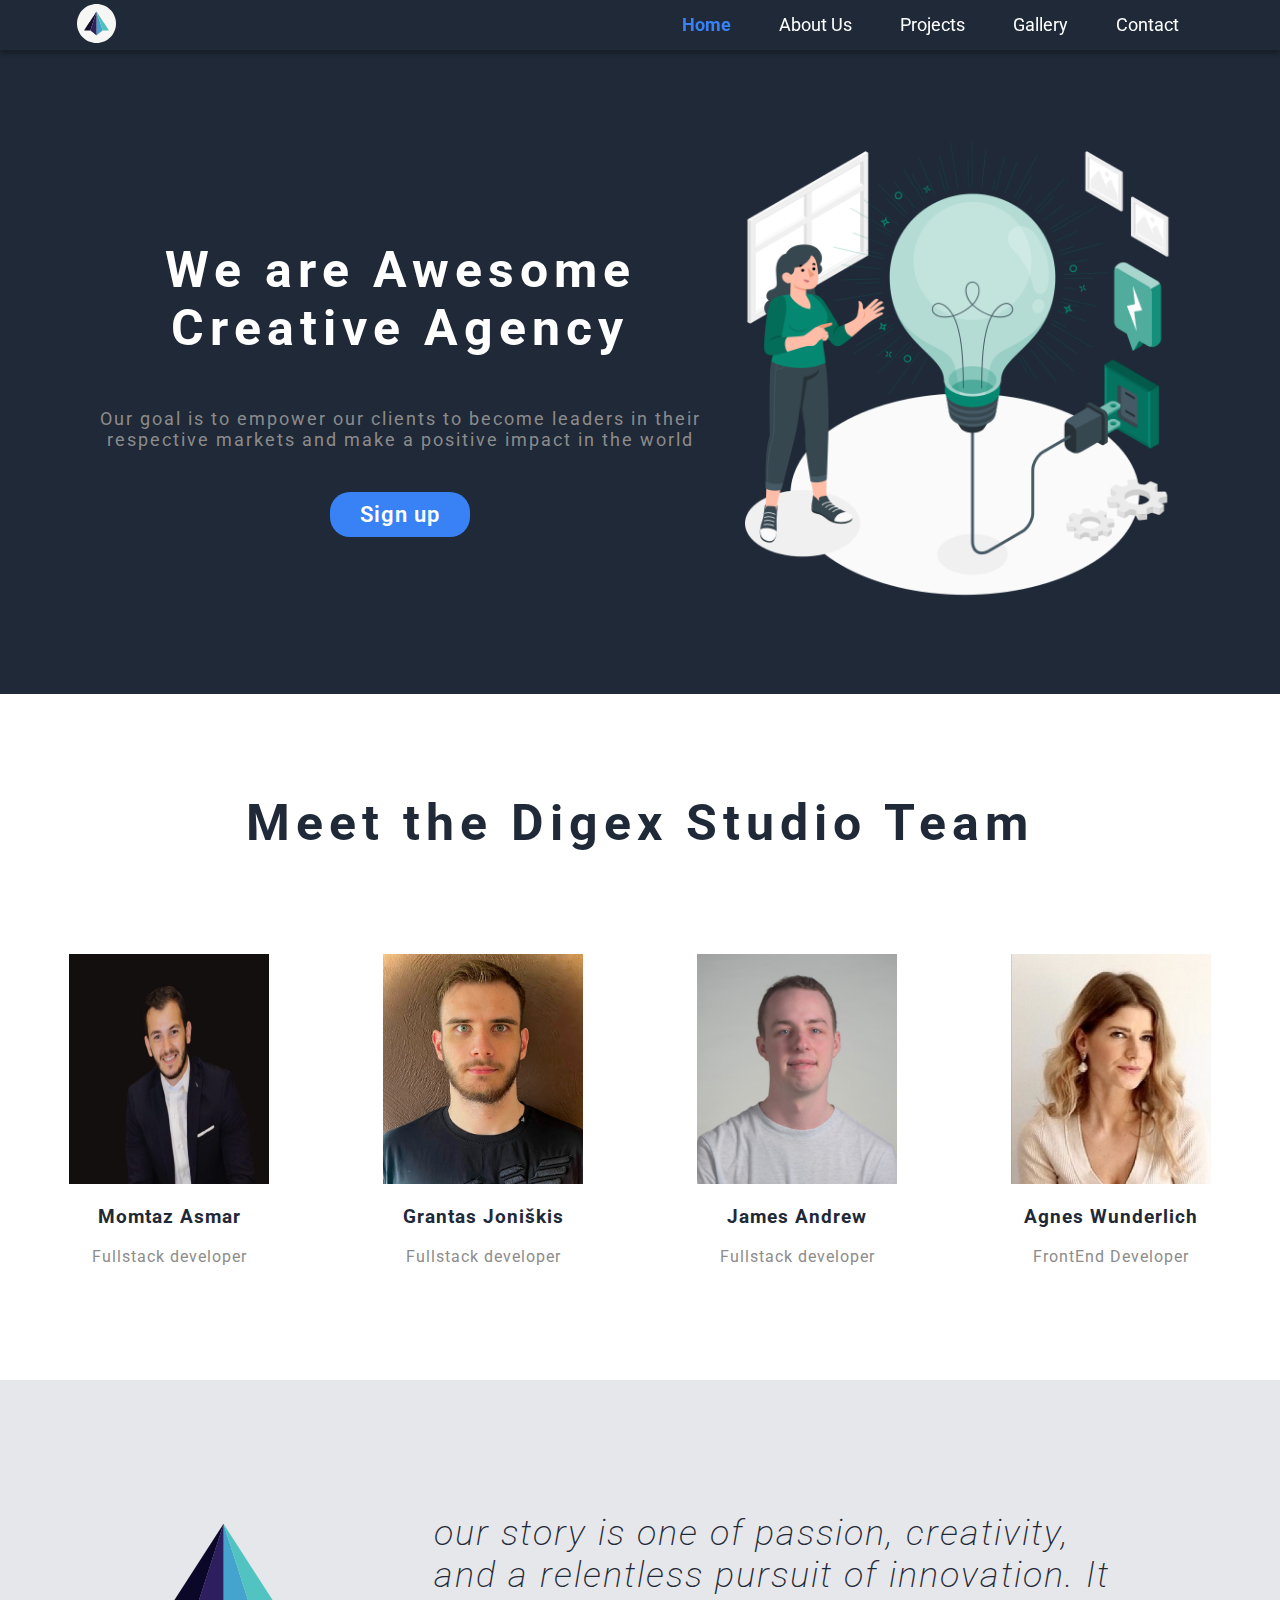
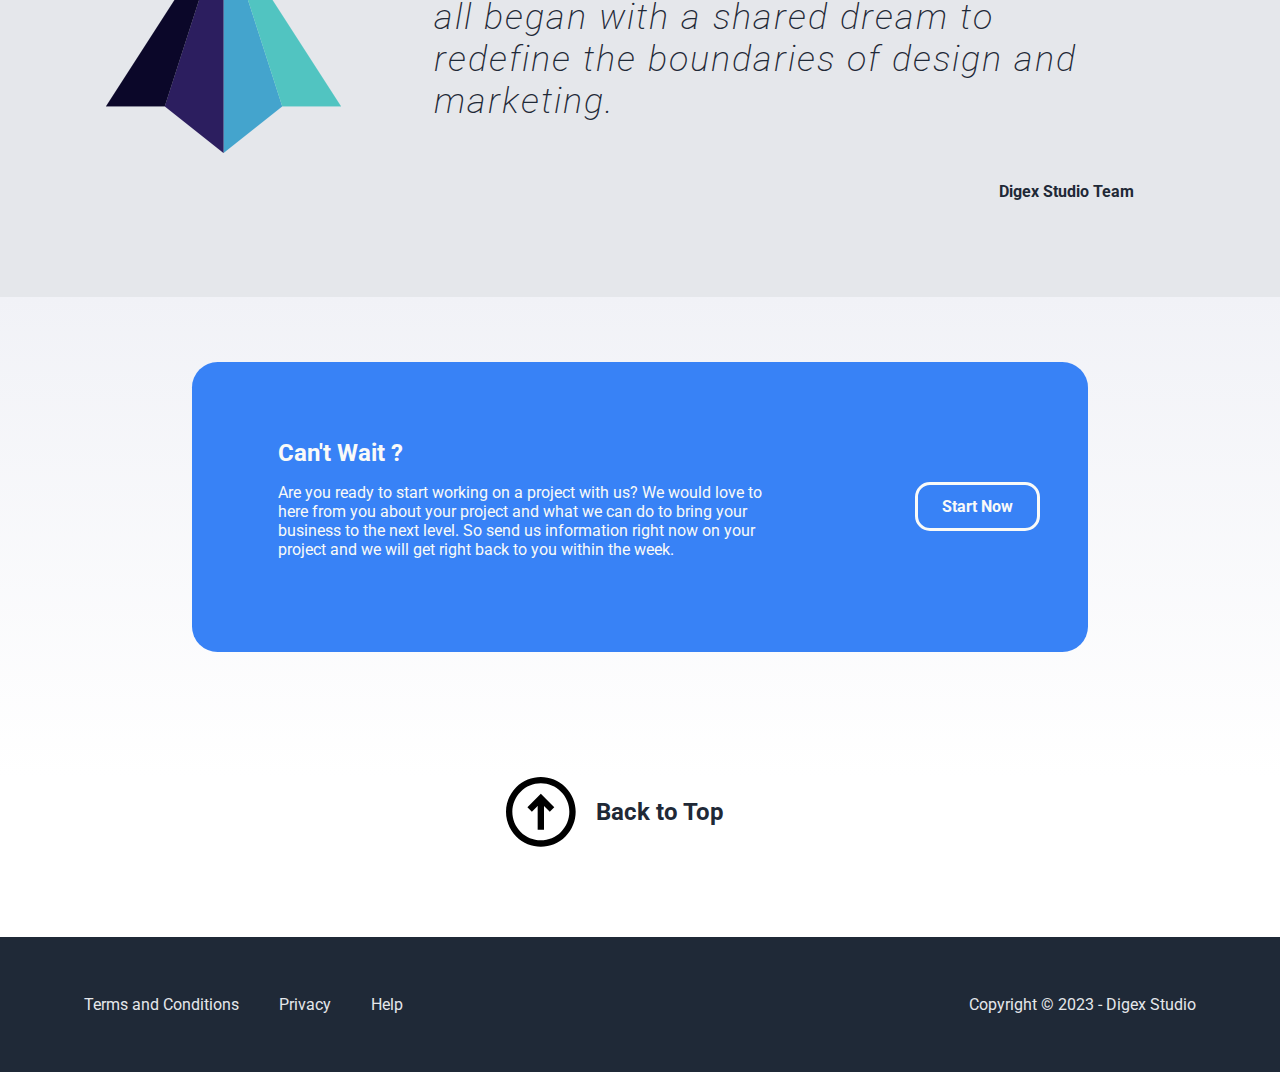
<file: index.html>
<!DOCTYPE html>
<html lang="en">
  <head>
    <meta charset="UTF-8" />
    <meta name="viewport" content="width=device-width, initial-scale=1.0" />
    <title>Digex Studio</title>
    <link rel="icon" href="images/HomePage/logo.png" type="image/x-icon" />
    <link rel="preconnect" href="https://fonts.googleapis.com" />
    <link rel="preconnect" href="https://fonts.gstatic.com" crossorigin />
    <link
      rel="stylesheet"
      href="https://unpkg.com/boxicons@latest/css/boxicons.min.css"
    />
    <link
      href="https://fonts.googleapis.com/css2?family=Roboto:ital,wght@0,100;0,300;0,400;0,500;0,700;0,900;1,100;1,300;1,400;1,500;1,700;1,900&display=swap"
      rel="stylesheet"
    />
    <link rel="stylesheet" href="styles.css" />
  </head>
  <body>
    <header>
      <nav class="navBar">
        <div class="maxWidth">
          <div class="logo">
            <svg
              width="39"
              height="39"
              viewBox="0 0 39 39"
              fill="none"
              xmlns="http://www.w3.org/2000/svg"
            >
              <g opacity="0.988">
                <path
                  d="M39 19.5C39 30.2696 30.2696 39 19.5 39C8.73045 39 0 30.2696 0 19.5C0 8.73045 8.73045 0 19.5 0C30.2696 0 39 8.73045 39 19.5Z"
                  fill="#F9FAF8"
                />
                <path
                  fill-rule="evenodd"
                  clip-rule="evenodd"
                  d="M19.5471 8.18838C20.2673 10.3971 21.037 12.5979 21.8563 14.7909C23.1572 18.6979 24.4296 22.6141 25.6736 26.5394C23.692 28.096 21.7127 29.6495 19.7356 31.2C19.6728 31.2 19.61 31.2 19.5471 31.2C19.5471 23.5295 19.5471 15.8589 19.5471 8.18838Z"
                  fill="#46A3CB"
                />
                <path
                  fill-rule="evenodd"
                  clip-rule="evenodd"
                  d="M19.2644 7.8C19.3272 7.8 19.39 7.8 19.4529 7.8C17.4664 14.0685 15.4243 20.315 13.3264 26.5394C11.2843 26.5394 9.24215 26.5394 7.2 26.5394C7.2 26.41 7.2 26.2805 7.2 26.151C8.99083 23.4799 10.7659 20.7937 12.5253 18.0921C12.6195 17.9303 12.7452 17.8008 12.9023 17.7037C13.3679 16.8364 13.8706 15.9949 14.4103 15.1793C15.1413 14.094 15.8953 13.026 16.6724 11.9751C17.5371 10.5815 18.4011 9.18975 19.2644 7.8Z"
                  fill="#130F2D"
                />
                <path
                  fill-rule="evenodd"
                  clip-rule="evenodd"
                  d="M19.4529 7.8C19.4843 7.8 19.5157 7.8 19.5471 7.8C19.5471 7.92946 19.5471 8.05892 19.5471 8.18838C19.5471 15.8589 19.5471 23.5295 19.5471 31.2C19.4529 31.2 19.3586 31.2 19.2644 31.2C17.2873 29.6495 15.308 28.096 13.3264 26.5394C15.4243 20.315 17.4664 14.0685 19.4529 7.8Z"
                  fill="#30235F"
                />
                <path
                  fill-rule="evenodd"
                  clip-rule="evenodd"
                  d="M19.5471 7.8C19.61 7.8 19.6728 7.8 19.7356 7.8C20.599 9.18989 21.4629 10.5816 22.3276 11.9751C23.1047 13.026 23.8587 14.094 24.5897 15.1793C25.1264 15.9929 25.6292 16.8344 26.0977 17.7037C26.2548 17.8008 26.3805 17.9303 26.4747 18.0921C28.2349 20.7943 30.01 23.4805 31.8 26.151C31.8 26.2805 31.8 26.41 31.8 26.5394C29.7578 26.5394 27.7157 26.5394 25.6736 26.5394C24.4296 22.6141 23.1572 18.6979 21.8563 14.7909C21.037 12.5979 20.2673 10.3971 19.5471 8.18838C19.5471 8.05892 19.5471 7.92946 19.5471 7.8Z"
                  fill="#51C2C0"
                />
              </g>
            </svg>
          </div>
          <input type="checkbox" id="menuToggle" class="menuToggle" />
          <label for="menuToggle" class="burgerIcon">
            <svg
              width="30"
              height="30"
              viewBox="0 0 30 30"
              fill="none"
              xmlns="http://www.w3.org/2000/svg"
            >
              <rect width="30" height="3" fill="white" rx="1.5" />
              <rect y="10" width="30" height="3" fill="white" rx="1.5" />
              <rect y="20" width="30" height="3" fill="white" rx="1.5" />
            </svg>
          </label>
          <div class="dropdown">
            <div class="dropdownContent">
              <a class="activeNav" href="#">Home</a>
              <a href="./pages/about/about.html">About Us</a>
              <a href="./pages/projects/projects.html">Projects</a>
              <a href="./pages/gallery/gallery.html">Gallery</a>
              <a href="./pages/contact/contact.html">Contact</a>
            </div>
          </div>
          <div class="navContainer">
            <a class="navBtn activeNav" href="#">Home</a>
            <a class="navBtn" href="./pages/about/about.html">About Us</a>
            <a class="navBtn" href="./pages/projects/projects.html">Projects</a>
            <a class="navBtn" href="./pages/gallery/gallery.html">Gallery</a>
            <a class="navBtn" href="./pages/contact/contact.html">Contact</a>
          </div>
        </div>
      </nav>
    </header>
    <main>
      <section id="homePageTop" class="heroHome">
        <div class="home">
          <div class="container">
            <h1>We are Awesome Creative Agency</h1>
            <p>
              Our goal is to empower our clients to become leaders in their
              respective markets and make a positive impact in the world
            </p>
            <a href="./pages/contact/contact.html#contactForm">Sign up</a>
          </div>
          <picture>
            <img
              src="./images/HomePage/Light bulb-amico (2).png"
              alt="home Photo"
            />
          </picture>
        </div>
      </section>
      <section class="secondSection">
        <h1>Meet the Digex Studio Team</h1>
        <div class="containerSecondSection">
          <figure class="card">
            <picture>
              <img
                src="./images/HomePage/PHOTO-2023-02-23-15-56-48 2.jpg"
                alt="team colleague photo"
              />
            </picture>
            <figcaption>
              <h3>Momtaz Asmar</h3>
              <p>Fullstack developer</p>
            </figcaption>
          </figure>
          <figure class="card">
            <picture>
              <img
                src="./images/HomePage/Screenshot 2023-09-22 at 10.01.37 AM.png"
                alt="team colleague photo"
              />
            </picture>
            <figcaption>
              <h3>Grantas Joniškis</h3>
              <p>Fullstack developer</p>
            </figcaption>
          </figure>
          <figure class="card">
            <picture>
              <img
                src="./images/HomePage/Screenshot 2023-09-22 at 10.02.29 AM.png"
                alt="team colleague photo"
              />
            </picture>
            <figcaption>
              <h3>James Andrew</h3>
              <p>Fullstack developer</p>
            </figcaption>
          </figure>
          <figure class="card">
            <picture>
              <img
                src="./images/HomePage/Screenshot 2023-09-22 at 10.02.59 AM.png"
                alt="team colleague photo"
              />
            </picture>
            <figcaption>
              <h3>Agnes Wunderlich</h3>
              <p>FrontEnd Developer</p>
            </figcaption>
          </figure>
        </div>
      </section>
      <section class="firstSection">
        <img
          class="startingUp"
          src="./images/HomePage/logo-big (1).svg"
          alt="logo"
        />
        <blockquote class="containerFirstSection">
          <p>
            our story is one of passion, creativity, and a relentless pursuit of
            innovation. It all began with a shared dream to redefine the
            boundaries of design and marketing.
          </p>
          <cite>Digex Studio Team</cite>
        </blockquote>
      </section>
      <section class="thirdSection">
        <div class="nowContainer">
          <div class="nowTextContainer">
            <h2>Can't Wait ?</h2>
            <p>
              Are you ready to start working on a project with us? We would love
              to here from you about your project and what we can do to bring
              your business to the next level. So send us information right now
              on your project and we will get right back to you within the week.
            </p>
          </div>
          <a href="./pages/contact/contact.html#contactForm" class="btn"
            >Start Now</a
          >
        </div>
      </section>
    </main>
    <footer>
      <a href="#homePageTop" class="backTopSection">
        <svg
          width="70"
          height="70"
          viewBox="0 0 70 70"
          fill="none"
          xmlns="http://www.w3.org/2000/svg"
        >
          <path
            d="M43.7918 34.6687L48.2695 30.191L34.8333 16.7517L21.3972 30.1878L25.878 34.6655L31.6667 28.88V52.7472H38V28.88L43.7918 34.6687Z"
            fill="black"
          />
          <path
            fill-rule="evenodd"
            clip-rule="evenodd"
            d="M59.4637 10.203C45.8597 -3.401 23.807 -3.401 10.203 10.203C-3.401 23.807 -3.401 45.8597 10.203 59.4637C23.807 73.0677 45.8597 73.0677 59.4637 59.4637C73.0677 45.8597 73.0677 23.807 59.4637 10.203ZM54.986 14.6807C49.6412 9.33585 42.392 6.33316 34.8333 6.33316C27.2746 6.33316 20.0255 9.33585 14.6807 14.6807C9.33585 20.0255 6.33316 27.2746 6.33316 34.8333C6.33316 42.392 9.33585 49.6412 14.6807 54.986C20.0255 60.3308 27.2746 63.3335 34.8333 63.3335C42.392 63.3335 49.6412 60.3308 54.986 54.986C60.3308 49.6412 63.3335 42.392 63.3335 34.8333C63.3335 27.2746 60.3308 20.0255 54.986 14.6807Z"
            fill="black"
          />
        </svg>
        <h2>Back to Top</h2>
      </a>
      <div class="footContainer">
        <div class="maxWidth">
          <div class="footerLeft">
            <p>Terms and Conditions</p>
            <p>Privacy</p>
            <p>Help</p>
          </div>
          <div class="footerRight">
            <p>Copyright © 2023 - Digex Studio</p>
          </div>
        </div>
      </div>
    </footer>
  </body>
</html>
</file>
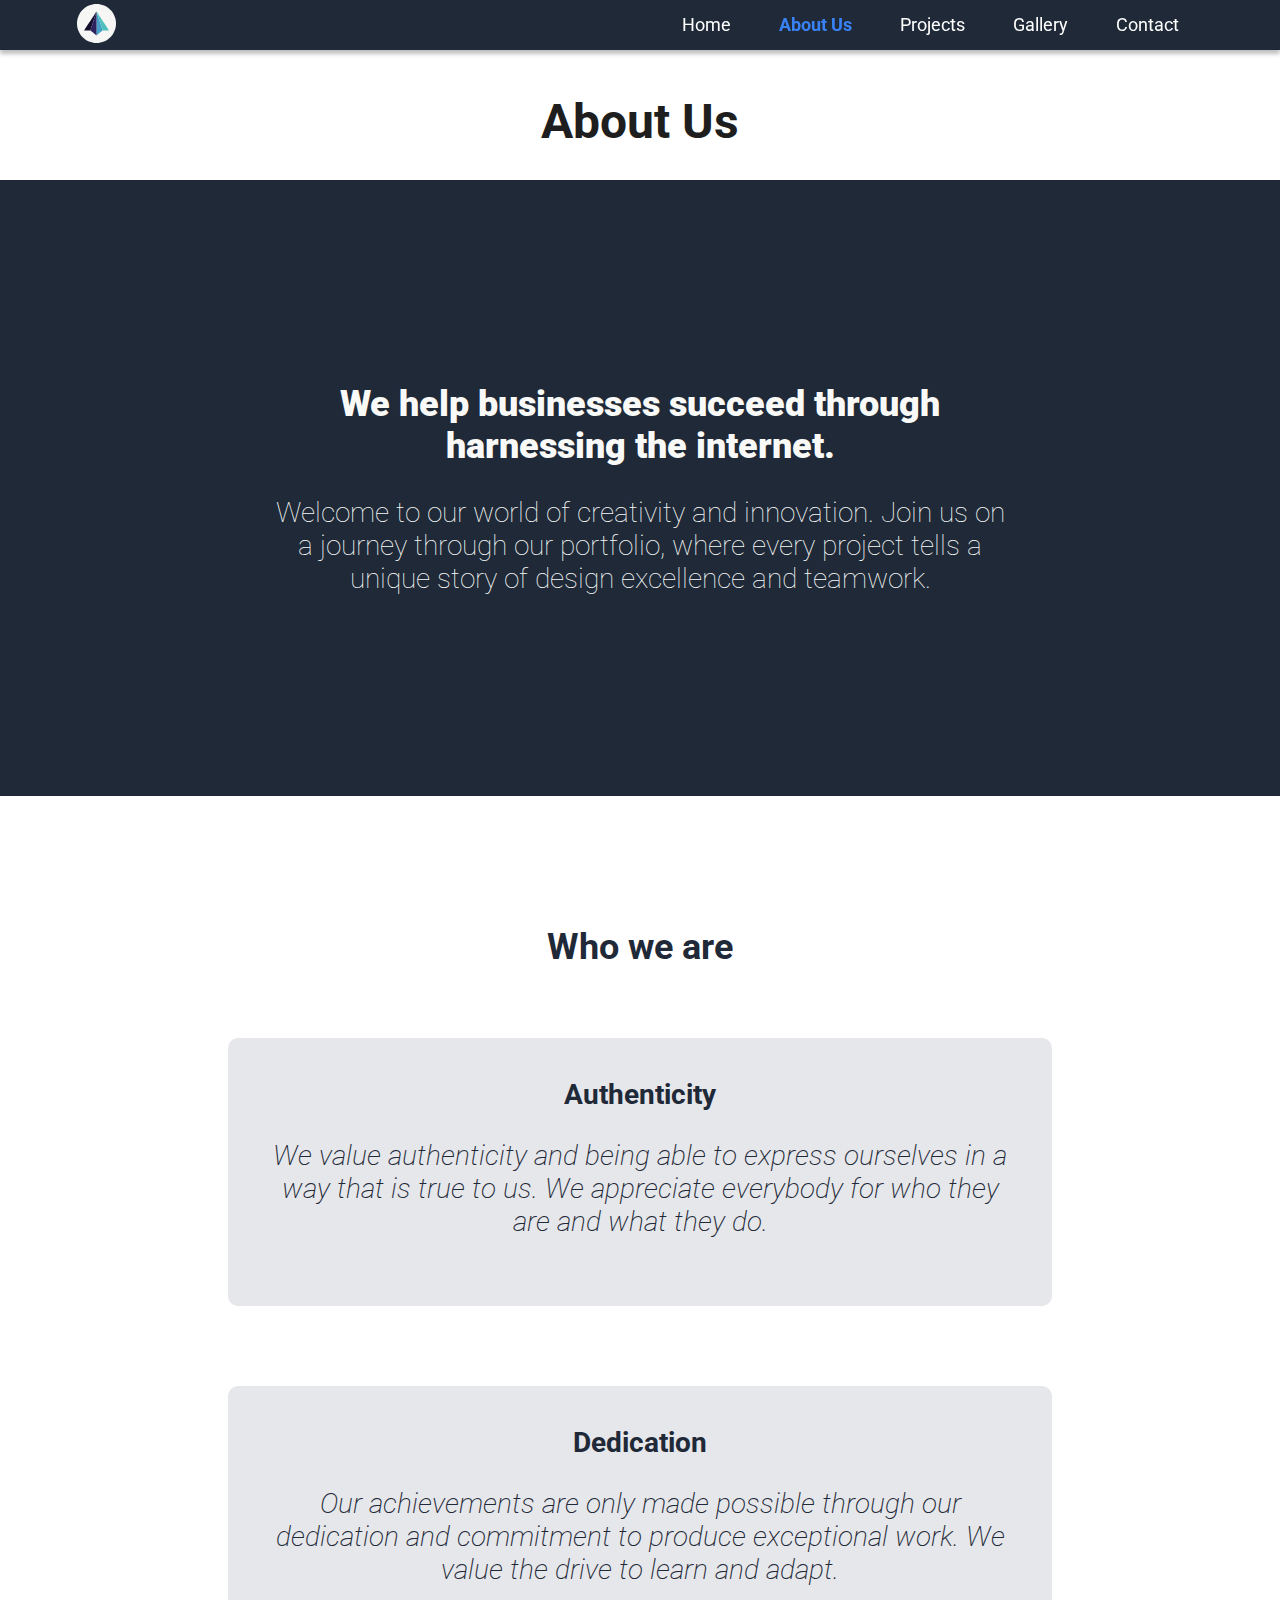
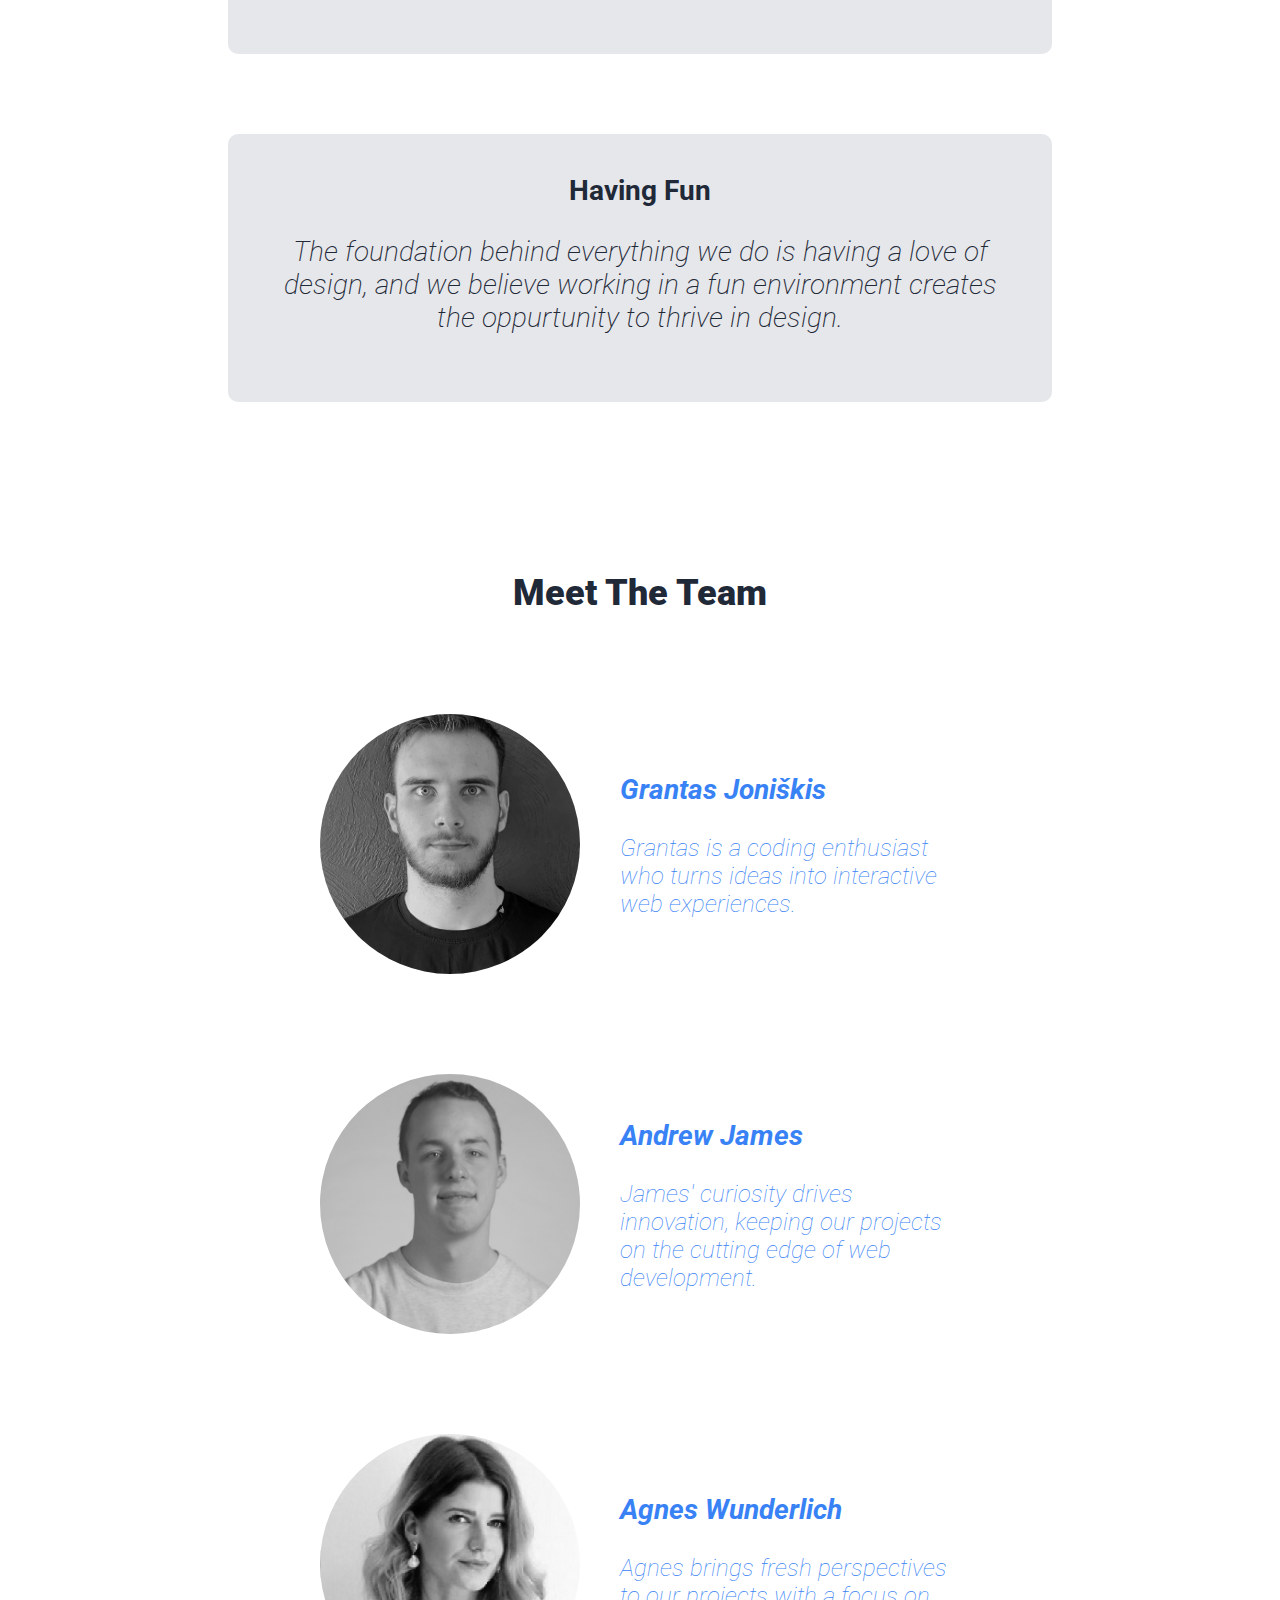
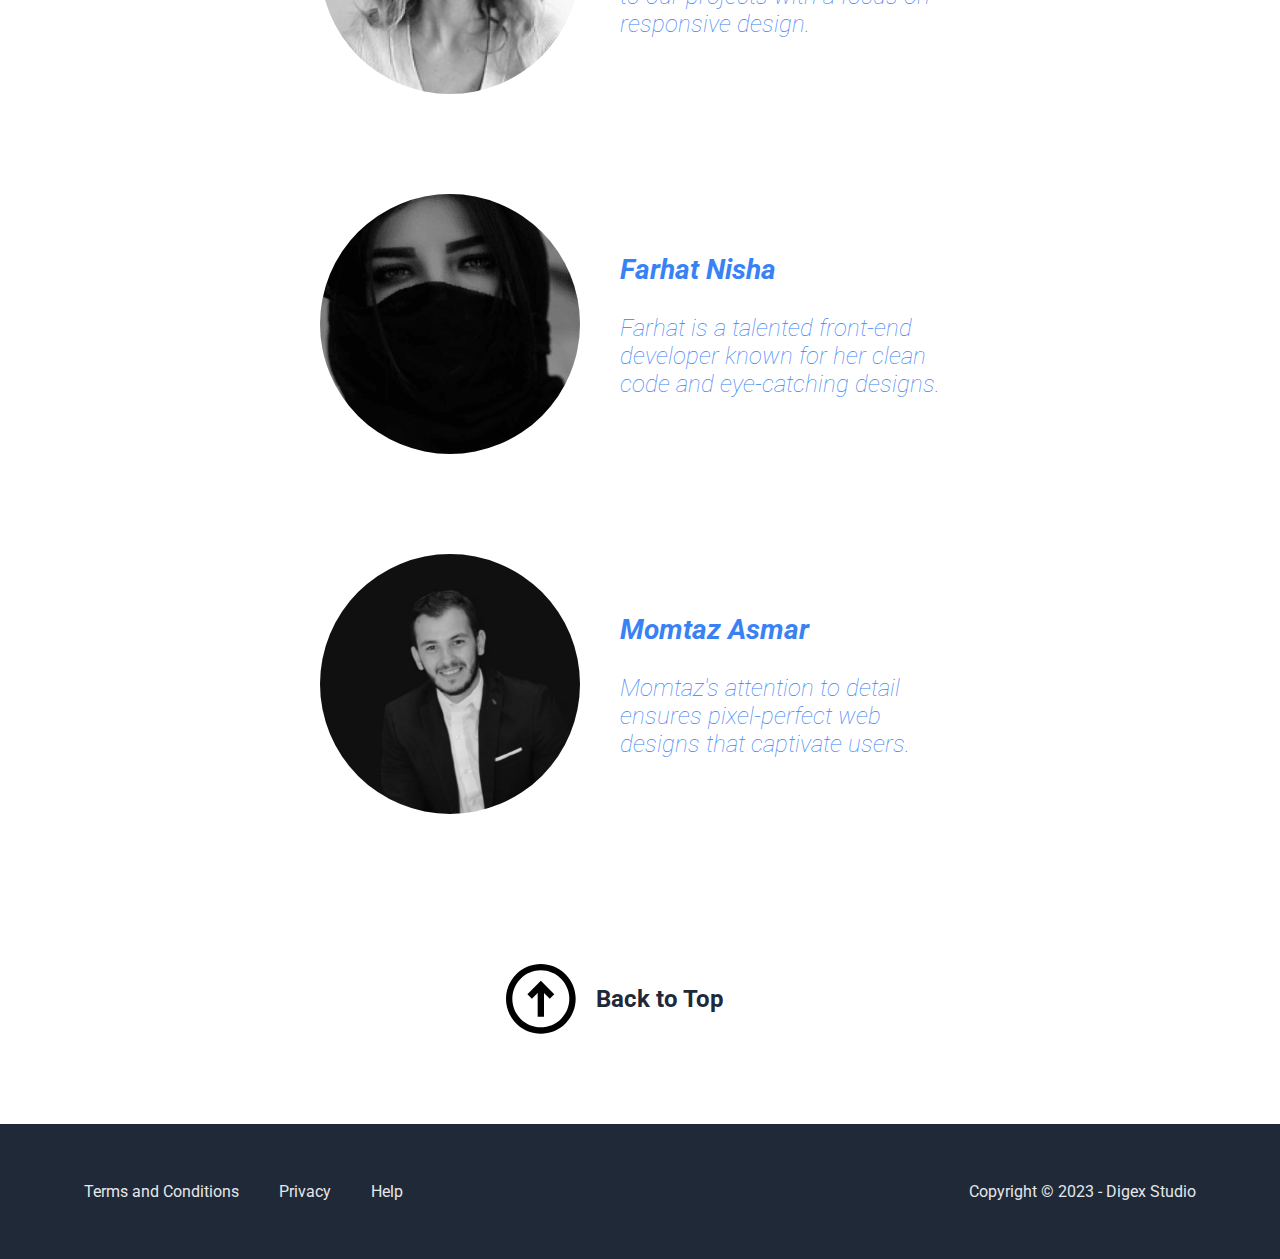
<file: pages/about/about.html>
<!DOCTYPE html>
<html lang="en">
  <head>
    <meta charset="UTF-8" />
    <meta name="viewport" content="width=device-width, initial-scale=1.0" />
    <title>Digex Studio - About Us</title>
    <link
      rel="icon"
      href="../../images/HomePage/logo.png"
      type="image/x-icon"
    />
    <link rel="preconnect" href="https://fonts.googleapis.com" />
    <link rel="preconnect" href="https://fonts.gstatic.com" crossorigin />
    <link
      href="https://fonts.googleapis.com/css2?family=Roboto:ital,wght@0,100;0,300;0,400;0,500;0,700;0,900;1,100;1,300;1,400;1,500;1,700;1,900&display=swap"
      rel="stylesheet"
    />
    <link rel="stylesheet" href="about.css" />
  </head>
  <body>
    <header id="aboutPageTop">
      <nav class="navBar">
        <div class="maxWidth">
          <div class="logo">
            <svg
              width="39"
              height="39"
              viewBox="0 0 39 39"
              fill="none"
              xmlns="http://www.w3.org/2000/svg"
            >
              <g opacity="0.988">
                <path
                  d="M39 19.5C39 30.2696 30.2696 39 19.5 39C8.73045 39 0 30.2696 0 19.5C0 8.73045 8.73045 0 19.5 0C30.2696 0 39 8.73045 39 19.5Z"
                  fill="#F9FAF8"
                />
                <path
                  fill-rule="evenodd"
                  clip-rule="evenodd"
                  d="M19.5471 8.18838C20.2673 10.3971 21.037 12.5979 21.8563 14.7909C23.1572 18.6979 24.4296 22.6141 25.6736 26.5394C23.692 28.096 21.7127 29.6495 19.7356 31.2C19.6728 31.2 19.61 31.2 19.5471 31.2C19.5471 23.5295 19.5471 15.8589 19.5471 8.18838Z"
                  fill="#46A3CB"
                />
                <path
                  fill-rule="evenodd"
                  clip-rule="evenodd"
                  d="M19.2644 7.8C19.3272 7.8 19.39 7.8 19.4529 7.8C17.4664 14.0685 15.4243 20.315 13.3264 26.5394C11.2843 26.5394 9.24215 26.5394 7.2 26.5394C7.2 26.41 7.2 26.2805 7.2 26.151C8.99083 23.4799 10.7659 20.7937 12.5253 18.0921C12.6195 17.9303 12.7452 17.8008 12.9023 17.7037C13.3679 16.8364 13.8706 15.9949 14.4103 15.1793C15.1413 14.094 15.8953 13.026 16.6724 11.9751C17.5371 10.5815 18.4011 9.18975 19.2644 7.8Z"
                  fill="#130F2D"
                />
                <path
                  fill-rule="evenodd"
                  clip-rule="evenodd"
                  d="M19.4529 7.8C19.4843 7.8 19.5157 7.8 19.5471 7.8C19.5471 7.92946 19.5471 8.05892 19.5471 8.18838C19.5471 15.8589 19.5471 23.5295 19.5471 31.2C19.4529 31.2 19.3586 31.2 19.2644 31.2C17.2873 29.6495 15.308 28.096 13.3264 26.5394C15.4243 20.315 17.4664 14.0685 19.4529 7.8Z"
                  fill="#30235F"
                />
                <path
                  fill-rule="evenodd"
                  clip-rule="evenodd"
                  d="M19.5471 7.8C19.61 7.8 19.6728 7.8 19.7356 7.8C20.599 9.18989 21.4629 10.5816 22.3276 11.9751C23.1047 13.026 23.8587 14.094 24.5897 15.1793C25.1264 15.9929 25.6292 16.8344 26.0977 17.7037C26.2548 17.8008 26.3805 17.9303 26.4747 18.0921C28.2349 20.7943 30.01 23.4805 31.8 26.151C31.8 26.2805 31.8 26.41 31.8 26.5394C29.7578 26.5394 27.7157 26.5394 25.6736 26.5394C24.4296 22.6141 23.1572 18.6979 21.8563 14.7909C21.037 12.5979 20.2673 10.3971 19.5471 8.18838C19.5471 8.05892 19.5471 7.92946 19.5471 7.8Z"
                  fill="#51C2C0"
                />
              </g>
            </svg>
          </div>
          <input type="checkbox" id="menuToggle" class="menuToggle" />
          <label for="menuToggle" class="burgerIcon">
            <svg
              width="30"
              height="30"
              viewBox="0 0 30 30"
              fill="none"
              xmlns="http://www.w3.org/2000/svg"
            >
              <rect width="30" height="3" fill="white" rx="1.5" />
              <rect y="10" width="30" height="3" fill="white" rx="1.5" />
              <rect y="20" width="30" height="3" fill="white" rx="1.5" />
            </svg>
          </label>
          <div class="dropdown">
            <div class="dropdownContent">
              <a href="../../index.html">Home</a>
              <a class="activeNav" href="../about/about.html">About Us</a>
              <a href="../projects/projects.html">Projects</a>
              <a href="../gallery/gallery.html">Gallery</a>
              <a href="../contact/contact.html">Contact</a>
            </div>
          </div>
          <div class="navContainer">
            <a class="navBtn" href="../../index.html">Home</a>
            <a class="navBtn activeNav" href="../about/about.html">About Us</a>
            <a class="navBtn" href="../projects/projects.html">Projects</a>
            <a class="navBtn" href="../gallery/gallery.html">Gallery</a>
            <a class="navBtn" href="../contact/contact.html">Contact</a>
          </div>
        </div>
      </nav>
    </header>
    <main>
      <section id="section1">
        <h1>About Us</h1>
      </section>
      <section class="container">
        <div class="content">
          <h2>
            <strong
              >We help businesses succeed through harnessing the
              internet.</strong
            >
          </h2>
          <p>
            Welcome to our world of creativity and innovation. Join us on a
            journey through our portfolio, where every project tells a unique
            story of design excellence and teamwork.
          </p>
        </div>
      </section>
      <section class="container2">
        <h2>Who we are</h2>
        <div class="rectangle">
          <h3>Authenticity</h3>
          <p>
            We value authenticity and being able to express ourselves in a way
            that is true to us. We appreciate everybody for who they are and
            what they do.
          </p>
        </div>
        <div class="rectangle">
          <h3>Dedication</h3>
          <p>
            Our achievements are only made possible through our dedication and
            commitment to produce exceptional work. We value the drive to learn
            and adapt.
          </p>
        </div>
        <div class="rectangle">
          <h3>Having Fun</h3>
          <p>
            The foundation behind everything we do is having a love of design,
            and we believe working in a fun environment creates the oppurtunity
            to thrive in design.
          </p>
        </div>
      </section>
      <div class="team-container">
        <section class="team">
          <h2><strong>Meet The Team</strong></h2>
          <div class="team-member">
            <div class="member-photo">
              <img
                src="../../images/About/grantas.png"
                alt="Grantas Joniskis"
              />
            </div>
            <div class="member-description">
              <h3>Grantas Joniškis</h3>
              <p>
                Grantas is a coding enthusiast who turns ideas into interactive
                web experiences.
              </p>
            </div>
          </div>
          <div class="team-member">
            <div class="member-photo">
              <img src="../../images/About/james.png" alt="Andrew James" />
            </div>
            <div class="member-description">
              <h3>Andrew James</h3>
              <p>
                James' curiosity drives innovation, keeping our projects on the
                cutting edge of web development.
              </p>
            </div>
          </div>
          <div class="team-member">
            <div class="member-photo">
              <img src="../../images/About/agnes.png" alt="Agnes Wunderlich" />
            </div>
            <div class="member-description">
              <h3>Agnes Wunderlich</h3>
              <p>
                Agnes brings fresh perspectives to our projects with a focus on
                responsive design.
              </p>
            </div>
          </div>
          <div class="team-member">
            <div class="member-photo">
              <img src="../../images/About/farhat.png" alt="Farhat Nisha" />
            </div>
            <div class="member-description">
              <h3>Farhat Nisha</h3>
              <p>
                Farhat is a talented front-end developer known for her clean
                code and eye-catching designs.
              </p>
            </div>
          </div>
          <div class="team-member">
            <div class="member-photo">
              <img src="../../images/About/momtaz.jpg" alt="Momtaz Asmar" />
            </div>
            <div class="member-description">
              <h3>Momtaz Asmar</h3>
              <p>
                Momtaz's attention to detail ensures pixel-perfect web designs
                that captivate users.
              </p>
            </div>
          </div>
        </section>
      </div>
    </main>

    <a href="#aboutPageTop" class="backTopSection">
      <svg
        width="70"
        height="70"
        viewBox="0 0 70 70"
        fill="none"
        xmlns="http://www.w3.org/2000/svg"
      >
        <path
          d="M43.7918 34.6687L48.2695 30.191L34.8333 16.7517L21.3972 30.1878L25.878 34.6655L31.6667 28.88V52.7472H38V28.88L43.7918 34.6687Z"
          fill="black"
        />
        <path
          fill-rule="evenodd"
          clip-rule="evenodd"
          d="M59.4637 10.203C45.8597 -3.401 23.807 -3.401 10.203 10.203C-3.401 23.807 -3.401 45.8597 10.203 59.4637C23.807 73.0677 45.8597 73.0677 59.4637 59.4637C73.0677 45.8597 73.0677 23.807 59.4637 10.203ZM54.986 14.6807C49.6412 9.33585 42.392 6.33316 34.8333 6.33316C27.2746 6.33316 20.0255 9.33585 14.6807 14.6807C9.33585 20.0255 6.33316 27.2746 6.33316 34.8333C6.33316 42.392 9.33585 49.6412 14.6807 54.986C20.0255 60.3308 27.2746 63.3335 34.8333 63.3335C42.392 63.3335 49.6412 60.3308 54.986 54.986C60.3308 49.6412 63.3335 42.392 63.3335 34.8333C63.3335 27.2746 60.3308 20.0255 54.986 14.6807Z"
          fill="black"
        />
      </svg>
      <h2>Back to Top</h2>
    </a>
    <footer class="footContainer">
      <div class="maxWidth">
        <div class="footerLeft">
          <p>Terms and Conditions</p>
          <p>Privacy</p>
          <p>Help</p>
        </div>
        <div class="footerRight">
          <p>Copyright © 2023 - Digex Studio</p>
        </div>
      </div>
    </footer>
  </body>
</html>
</file>
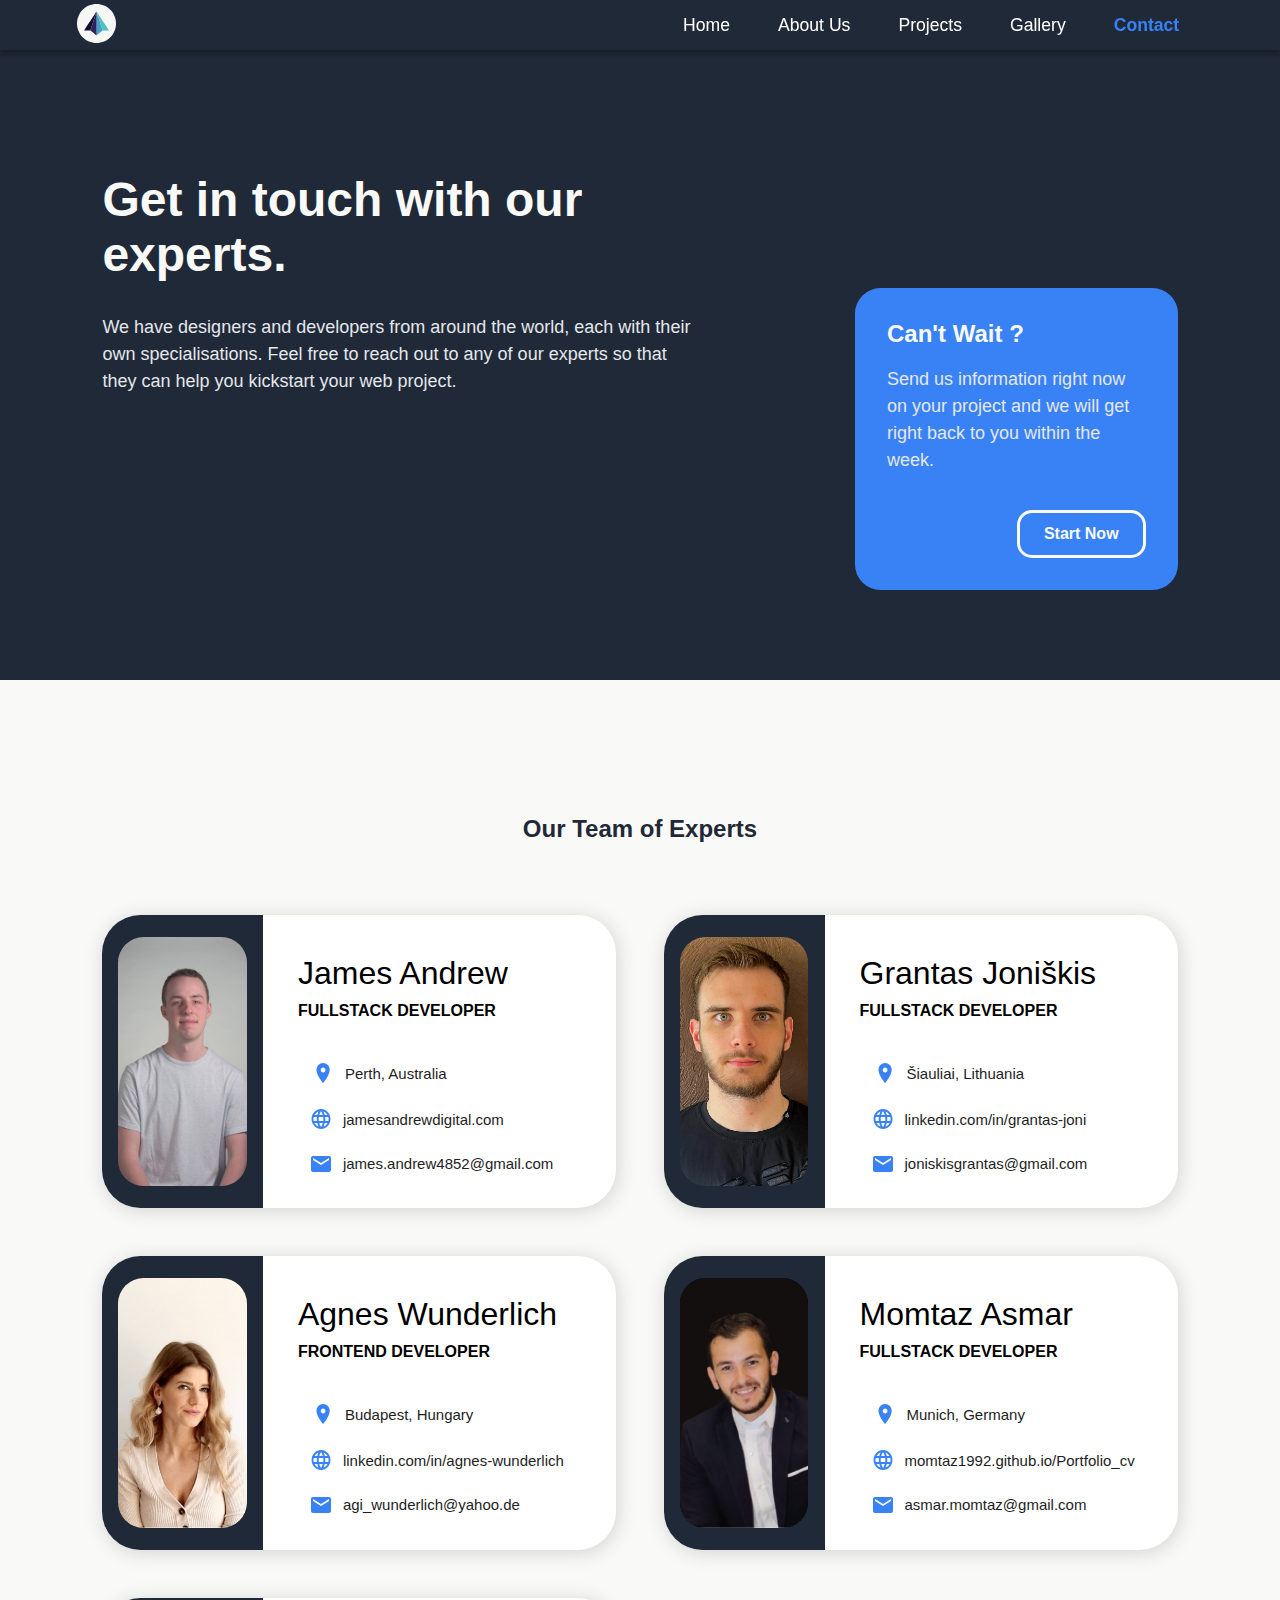
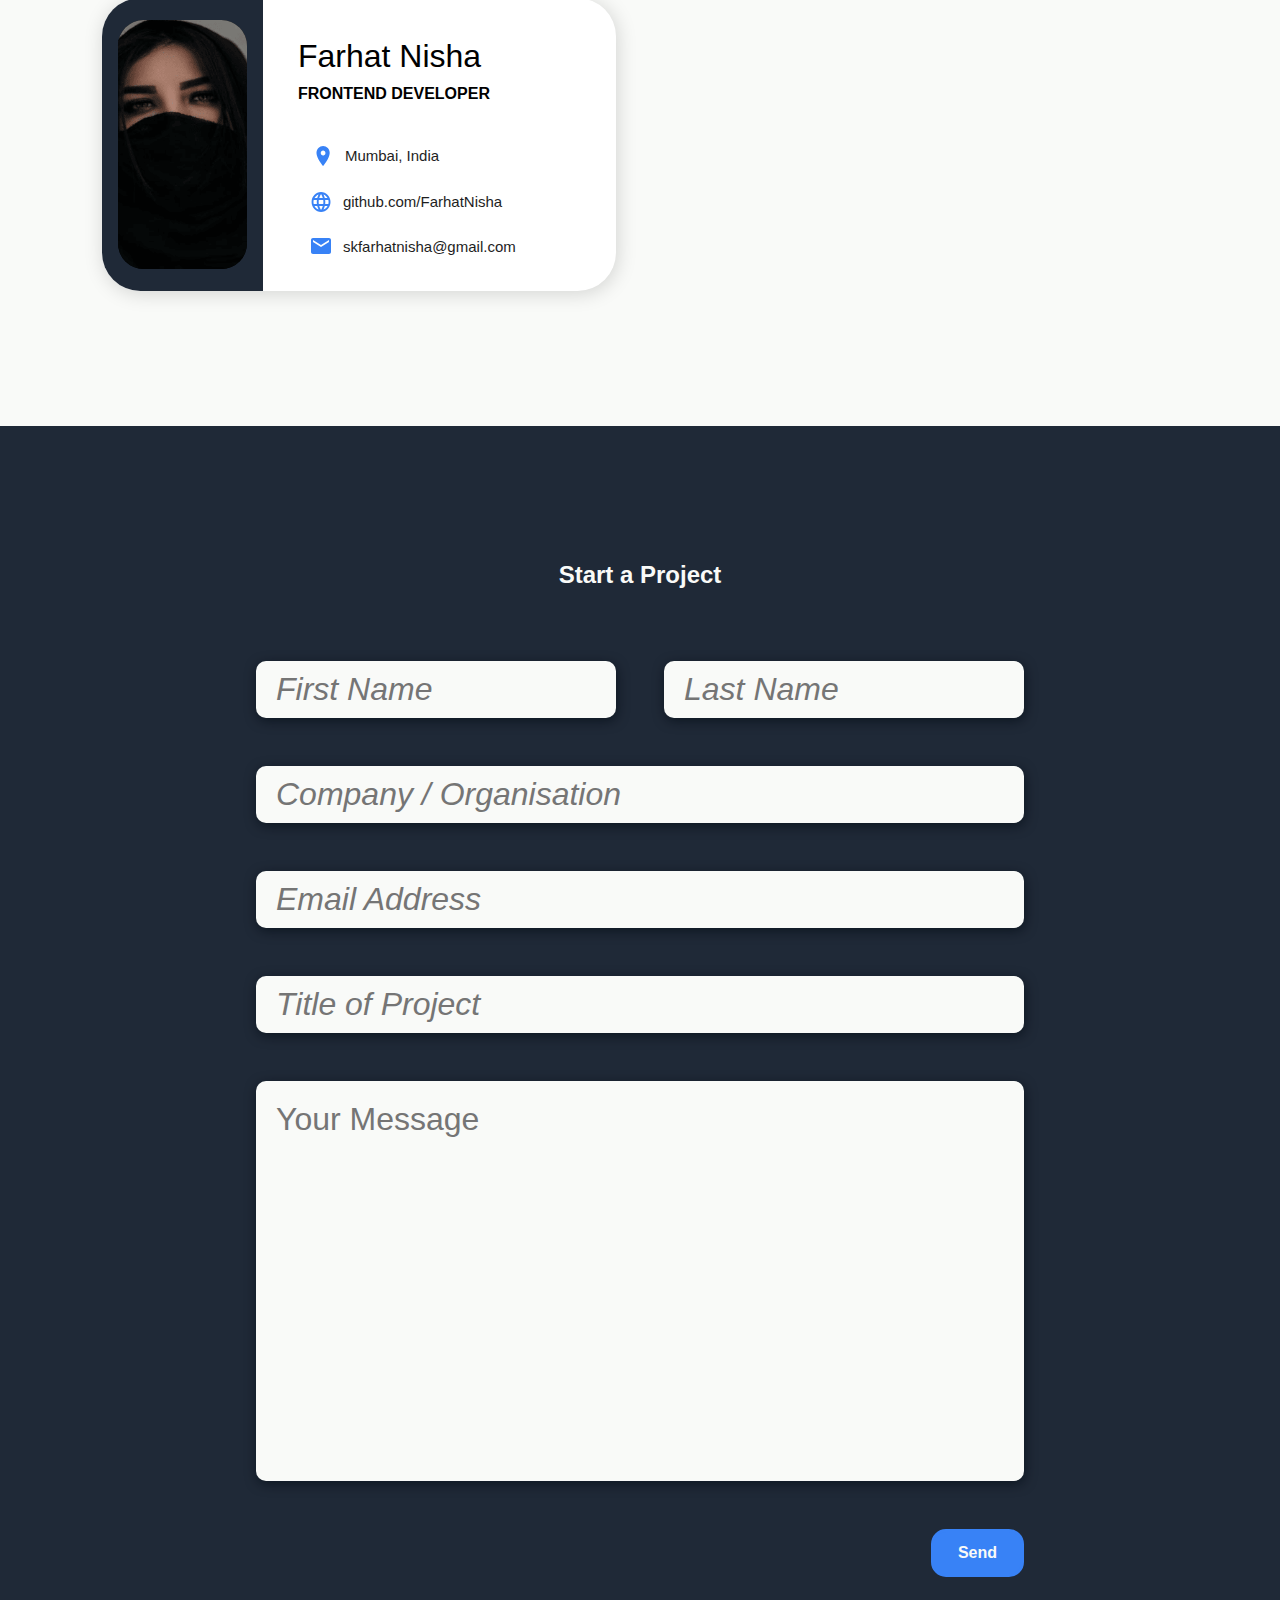
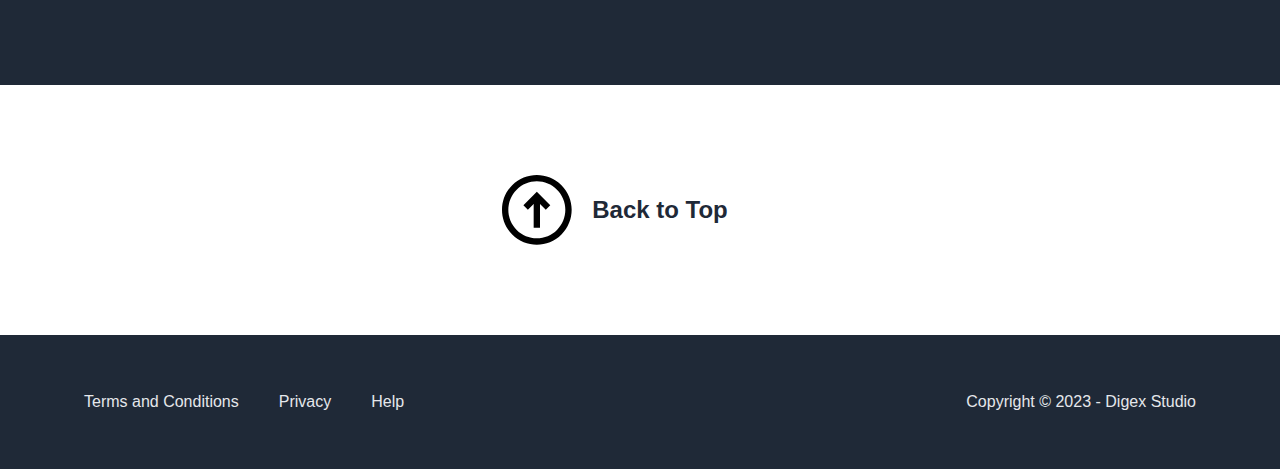
<file: pages/contact/contact.html>
<!DOCTYPE html>
<html lang="en">
<head>
    <meta charset="UTF-8">
    <meta name="viewport" content="width=device-width, initial-scale=1.0">
    <title>Digex Studio - Contact</title>
    <link
    rel="icon"
    href="../../images/HomePage/logo.png"
    type="image/x-icon"
  />
    <link rel="stylesheet" href="./contact.css">
</head>
<body>
    <header>
        <nav class="navBar">
            <div class="maxWidth">
                <div class="logo">
                    <svg width="39" height="39" viewBox="0 0 39 39" fill="none" xmlns="http://www.w3.org/2000/svg">
                        <g opacity="0.988">
                        <path d="M39 19.5C39 30.2696 30.2696 39 19.5 39C8.73045 39 0 30.2696 0 19.5C0 8.73045 8.73045 0 19.5 0C30.2696 0 39 8.73045 39 19.5Z" fill="#F9FAF8"/>
                        <path fill-rule="evenodd" clip-rule="evenodd" d="M19.5471 8.18838C20.2673 10.3971 21.037 12.5979 21.8563 14.7909C23.1572 18.6979 24.4296 22.6141 25.6736 26.5394C23.692 28.096 21.7127 29.6495 19.7356 31.2C19.6728 31.2 19.61 31.2 19.5471 31.2C19.5471 23.5295 19.5471 15.8589 19.5471 8.18838Z" fill="#46A3CB"/>
                        <path fill-rule="evenodd" clip-rule="evenodd" d="M19.2644 7.8C19.3272 7.8 19.39 7.8 19.4529 7.8C17.4664 14.0685 15.4243 20.315 13.3264 26.5394C11.2843 26.5394 9.24215 26.5394 7.2 26.5394C7.2 26.41 7.2 26.2805 7.2 26.151C8.99083 23.4799 10.7659 20.7937 12.5253 18.0921C12.6195 17.9303 12.7452 17.8008 12.9023 17.7037C13.3679 16.8364 13.8706 15.9949 14.4103 15.1793C15.1413 14.094 15.8953 13.026 16.6724 11.9751C17.5371 10.5815 18.4011 9.18975 19.2644 7.8Z" fill="#130F2D"/>
                        <path fill-rule="evenodd" clip-rule="evenodd" d="M19.4529 7.8C19.4843 7.8 19.5157 7.8 19.5471 7.8C19.5471 7.92946 19.5471 8.05892 19.5471 8.18838C19.5471 15.8589 19.5471 23.5295 19.5471 31.2C19.4529 31.2 19.3586 31.2 19.2644 31.2C17.2873 29.6495 15.308 28.096 13.3264 26.5394C15.4243 20.315 17.4664 14.0685 19.4529 7.8Z" fill="#30235F"/>
                        <path fill-rule="evenodd" clip-rule="evenodd" d="M19.5471 7.8C19.61 7.8 19.6728 7.8 19.7356 7.8C20.599 9.18989 21.4629 10.5816 22.3276 11.9751C23.1047 13.026 23.8587 14.094 24.5897 15.1793C25.1264 15.9929 25.6292 16.8344 26.0977 17.7037C26.2548 17.8008 26.3805 17.9303 26.4747 18.0921C28.2349 20.7943 30.01 23.4805 31.8 26.151C31.8 26.2805 31.8 26.41 31.8 26.5394C29.7578 26.5394 27.7157 26.5394 25.6736 26.5394C24.4296 22.6141 23.1572 18.6979 21.8563 14.7909C21.037 12.5979 20.2673 10.3971 19.5471 8.18838C19.5471 8.05892 19.5471 7.92946 19.5471 7.8Z" fill="#51C2C0"/>
                        </g>
                    </svg>
                </div>
                <input type="checkbox" id="menuToggle" class="menuToggle">
                <label for="menuToggle" class="burgerIcon">
                    <svg width="30" height="30" viewBox="0 0 30 30" fill="none" xmlns="http://www.w3.org/2000/svg">
                        <rect width="30" height="3" fill="white" rx="1.5" />
                        <rect y="10" width="30" height="3" fill="white" rx="1.5" />
                        <rect y="20" width="30" height="3" fill="white" rx="1.5" />
                    </svg>
                </label>
                <div class="dropdown">
                    <div class="dropdownContent">
                        <a href="../../index.html">Home</a>
                        <a href="../about/about.html">About Us</a>
                        <a href="../projects/projects.html">Projects</a>
                        <a href="../gallery/gallery.html">Gallery</a>
                        <a class="activeNav" href="../contact/contact.html">Contact</a>
                    </div>
                </div>
                <div class="navContainer">
                    <a class="navBtn" href="../../index.html">Home</a>
                    <a class="navBtn" href="../about/about.html">About Us</a>
                    <a class="navBtn" href="../projects/projects.html">Projects</a>
                    <a class="navBtn" href="../gallery/gallery.html">Gallery</a>
                    <a class="navBtn activeNav" href="../contact/contact.html">Contact</a>
                </div>
            </div>
        </nav>
    </header>
    <main class="contactPage">
        <div class="maxWidth">
            <section id="contactPageTop" class="heroSection">
                <div class="heroLeft">
                    <h1>Get in touch with our experts.</h1>
                    <p>
                        We have designers and developers from around the world, each with their own specialisations. 
                        Feel free to reach out to any of our experts so that they can help you kickstart your web project.
                    </p>
                </div>
                <div class="heroRight">
                    <div class="nowContainer">
                        <h2>Can't Wait ?</h2>
                        <p>Send us information right now on your project and we will get right back to you within the week.</p>
                        <a href="#contactForm" class="btn">Start Now</a>
                    </div>
                </div>
            </section>
            <section class="contactSection">
                <h2>Our Team of Experts</h2>
                <div class="gridContainer">
                    <div class="card">
                        <div class="cardLeft">
                            <di class="imageContainer">
                                <img src="../../images/Contact/portraitPhotoLowRes.jpg" alt="Profile Image">
                            </div>
                        <div class="cardRight">
                            <div class="name">James Andrew</div>
                            <div class="role">FULLSTACK DEVELOPER</div>
                            <div class="location">
                                <svg width="14" height="20" viewBox="0 0 14 20" fill="none" xmlns="http://www.w3.org/2000/svg">
                                    <path d="M7.08521 9.5C6.45864 9.5 5.85773 9.23661 5.41468 8.76777C4.97162 8.29893 4.72271 7.66304 4.72271 7C4.72271 6.33696 4.97162 5.70107 5.41468 5.23223C5.85773 4.76339 6.45864 4.5 7.08521 4.5C7.71179 4.5 8.3127 4.76339 8.75575 5.23223C9.19881 5.70107 9.44771 6.33696 9.44771 7C9.44771 7.3283 9.38661 7.65339 9.26788 7.95671C9.14915 8.26002 8.97513 8.53562 8.75575 8.76777C8.53638 8.99991 8.27594 9.18406 7.9893 9.3097C7.70267 9.43534 7.39546 9.5 7.08521 9.5ZM7.08521 0C5.33081 0 3.64826 0.737498 2.4077 2.05025C1.16715 3.36301 0.470215 5.14348 0.470215 7C0.470215 12.25 7.08521 20 7.08521 20C7.08521 20 13.7002 12.25 13.7002 7C13.7002 5.14348 13.0033 3.36301 11.7627 2.05025C10.5222 0.737498 8.83962 0 7.08521 0Z" fill="#3882F6"/>
                                </svg>
                                <a
                                    href="https://www.google.com/maps/place/Perth+WA/@-32.0400639,115.9615356,10z/data=!4m15!1m8!3m7!1s0x2a32966cdb47733d:0x304f0b535df55d0!2sPerth+WA!3b1!8m2!3d-31.9523123!4d115.861309!16zL20vMDYycWc!3m5!1s0x2a32966cdb47733d:0x304f0b535df55d0!8m2!3d-31.9523123!4d115.861309!16zL20vMDYycWc?entry=ttu"
                                    target="_blank"
                                >Perth, Australia</a>
                            </div>
                            <div class="website">
                                <svg width="20" height="20" viewBox="0 0 20 20" fill="none" xmlns="http://www.w3.org/2000/svg">
                                    <path d="M14.1503 12C14.2259 11.34 14.2826 10.68 14.2826 10C14.2826 9.32 14.2259 8.66 14.1503 8H17.3444C17.4956 8.64 17.5901 9.31 17.5901 10C17.5901 10.69 17.4956 11.36 17.3444 12M12.4776 17.56C13.0446 16.45 13.4793 15.25 13.7817 14H16.5695C15.6539 15.6683 14.2014 16.932 12.4776 17.56ZM12.2414 12H7.81878C7.72428 11.34 7.66758 10.68 7.66758 10C7.66758 9.32 7.72428 8.65 7.81878 8H12.2414C12.3264 8.65 12.3926 9.32 12.3926 10C12.3926 10.68 12.3264 11.34 12.2414 12ZM10.0301 17.96C9.24573 16.76 8.61258 15.43 8.22513 14H11.835C11.4476 15.43 10.8144 16.76 10.0301 17.96ZM6.25008 6H3.49068C4.3968 4.32721 5.84826 3.06149 7.57308 2.44C7.00608 3.55 6.58083 4.75 6.25008 6ZM3.49068 14H6.25008C6.58083 15.25 7.00608 16.45 7.57308 17.56C5.85188 16.9317 4.40246 15.6677 3.49068 14ZM2.71578 12C2.56458 11.36 2.47008 10.69 2.47008 10C2.47008 9.31 2.56458 8.64 2.71578 8H5.90988C5.83428 8.66 5.77758 9.32 5.77758 10C5.77758 10.68 5.83428 11.34 5.90988 12M10.0301 2.03C10.8144 3.23 11.4476 4.57 11.835 6H8.22513C8.61258 4.57 9.24573 3.23 10.0301 2.03ZM16.5695 6H13.7817C13.486 4.76146 13.048 3.5659 12.4776 2.44C14.2164 3.07 15.6623 4.34 16.5695 6ZM10.0301 0C4.80423 0 0.580078 4.5 0.580078 10C0.580078 12.6522 1.5757 15.1957 3.34792 17.0711C4.22543 17.9997 5.26719 18.7362 6.41372 19.2388C7.56025 19.7413 8.78909 20 10.0301 20C12.5364 20 14.94 18.9464 16.7122 17.0711C18.4845 15.1957 19.4801 12.6522 19.4801 10C19.4801 8.68678 19.2356 7.38642 18.7607 6.17317C18.2858 4.95991 17.5898 3.85752 16.7122 2.92893C15.8347 2.00035 14.793 1.26375 13.6464 0.761205C12.4999 0.258658 11.2711 0 10.0301 0Z" fill="#3882F6"/>
                                </svg>
                                <a
                                    href="https://jamesandrewdigital.com"
                                    target="_blank"
                                >jamesandrewdigital.com</a>
                            </div>
                            <div class="email">
                                <svg width="20" height="16" viewBox="0 0 20 16" fill="none" xmlns="http://www.w3.org/2000/svg">
                                    <path d="M18 0H2C0.9 0 0.00999999 0.9 0.00999999 2L0 14C0 15.1 0.9 16 2 16H18C19.1 16 20 15.1 20 14V2C20 0.9 19.1 0 18 0ZM18 4L10 9L2 4V2L10 7L18 2V4Z" fill="#3882F6"/>
                                </svg>
                                <a
                                    href="mailto:james.andrew4852@gmail.com"
                                >james.andrew4852@gmail.com</a>
                            </div>
                        </div>
                    </div>
                    <div class="card">
                        <div class="cardLeft">
                            <di class="imageContainer">
                                <img src="../../images/Contact/portraitPhotoLowRes2.jpg" alt="Profile Image">
                            </div>
                        <div class="cardRight">
                            <div class="name">Grantas Joniškis</div>
                            <div class="role">FULLSTACK DEVELOPER</div>
                            <div class="location">
                                <svg width="14" height="20" viewBox="0 0 14 20" fill="none" xmlns="http://www.w3.org/2000/svg">
                                    <path d="M7.08521 9.5C6.45864 9.5 5.85773 9.23661 5.41468 8.76777C4.97162 8.29893 4.72271 7.66304 4.72271 7C4.72271 6.33696 4.97162 5.70107 5.41468 5.23223C5.85773 4.76339 6.45864 4.5 7.08521 4.5C7.71179 4.5 8.3127 4.76339 8.75575 5.23223C9.19881 5.70107 9.44771 6.33696 9.44771 7C9.44771 7.3283 9.38661 7.65339 9.26788 7.95671C9.14915 8.26002 8.97513 8.53562 8.75575 8.76777C8.53638 8.99991 8.27594 9.18406 7.9893 9.3097C7.70267 9.43534 7.39546 9.5 7.08521 9.5ZM7.08521 0C5.33081 0 3.64826 0.737498 2.4077 2.05025C1.16715 3.36301 0.470215 5.14348 0.470215 7C0.470215 12.25 7.08521 20 7.08521 20C7.08521 20 13.7002 12.25 13.7002 7C13.7002 5.14348 13.0033 3.36301 11.7627 2.05025C10.5222 0.737498 8.83962 0 7.08521 0Z" fill="#3882F6"/>
                                </svg>
                                <a
                                    href="https://www.google.com/maps/place/%C5%A0iauliai,+%C5%A0iauliai+City+Municipality,+Lithuania/@55.906343,23.2459712,12z/data=!3m1!4b1!4m6!3m5!1s0x46e5e25c49ce7c89:0x400d18c70e9db00!8m2!3d55.9349085!4d23.3136823!16zL20vMDI0N3Jr?entry=ttu"
                                    target="_blank"
                                    >Šiauliai, Lithuania</a>
                            </div>
                            <div class="website">
                                <svg width="20" height="20" viewBox="0 0 20 20" fill="none" xmlns="http://www.w3.org/2000/svg">
                                    <path d="M14.1503 12C14.2259 11.34 14.2826 10.68 14.2826 10C14.2826 9.32 14.2259 8.66 14.1503 8H17.3444C17.4956 8.64 17.5901 9.31 17.5901 10C17.5901 10.69 17.4956 11.36 17.3444 12M12.4776 17.56C13.0446 16.45 13.4793 15.25 13.7817 14H16.5695C15.6539 15.6683 14.2014 16.932 12.4776 17.56ZM12.2414 12H7.81878C7.72428 11.34 7.66758 10.68 7.66758 10C7.66758 9.32 7.72428 8.65 7.81878 8H12.2414C12.3264 8.65 12.3926 9.32 12.3926 10C12.3926 10.68 12.3264 11.34 12.2414 12ZM10.0301 17.96C9.24573 16.76 8.61258 15.43 8.22513 14H11.835C11.4476 15.43 10.8144 16.76 10.0301 17.96ZM6.25008 6H3.49068C4.3968 4.32721 5.84826 3.06149 7.57308 2.44C7.00608 3.55 6.58083 4.75 6.25008 6ZM3.49068 14H6.25008C6.58083 15.25 7.00608 16.45 7.57308 17.56C5.85188 16.9317 4.40246 15.6677 3.49068 14ZM2.71578 12C2.56458 11.36 2.47008 10.69 2.47008 10C2.47008 9.31 2.56458 8.64 2.71578 8H5.90988C5.83428 8.66 5.77758 9.32 5.77758 10C5.77758 10.68 5.83428 11.34 5.90988 12M10.0301 2.03C10.8144 3.23 11.4476 4.57 11.835 6H8.22513C8.61258 4.57 9.24573 3.23 10.0301 2.03ZM16.5695 6H13.7817C13.486 4.76146 13.048 3.5659 12.4776 2.44C14.2164 3.07 15.6623 4.34 16.5695 6ZM10.0301 0C4.80423 0 0.580078 4.5 0.580078 10C0.580078 12.6522 1.5757 15.1957 3.34792 17.0711C4.22543 17.9997 5.26719 18.7362 6.41372 19.2388C7.56025 19.7413 8.78909 20 10.0301 20C12.5364 20 14.94 18.9464 16.7122 17.0711C18.4845 15.1957 19.4801 12.6522 19.4801 10C19.4801 8.68678 19.2356 7.38642 18.7607 6.17317C18.2858 4.95991 17.5898 3.85752 16.7122 2.92893C15.8347 2.00035 14.793 1.26375 13.6464 0.761205C12.4999 0.258658 11.2711 0 10.0301 0Z" fill="#3882F6"/>
                                </svg>
                                <a
                                    href="https://www.linkedin.com/in/grantas-joni%C5%A1kis-3a2146268/"
                                    target="_blank"
                                >linkedin.com/in/grantas-joni</a>
                            </div>
                            <div class="email">
                                <svg width="20" height="16" viewBox="0 0 20 16" fill="none" xmlns="http://www.w3.org/2000/svg">
                                    <path d="M18 0H2C0.9 0 0.00999999 0.9 0.00999999 2L0 14C0 15.1 0.9 16 2 16H18C19.1 16 20 15.1 20 14V2C20 0.9 19.1 0 18 0ZM18 4L10 9L2 4V2L10 7L18 2V4Z" fill="#3882F6"/>
                                </svg>
                                <a
                                    href="mailto:joniskisgrantas@gmail.com"
                                >joniskisgrantas@gmail.com</a>
                            </div>
                        </div>
                    </div>
                    <div class="card">
                        <div class="cardLeft">
                            <di class="imageContainer">
                                <img src="../../images/Contact/portraitPhotoLowRes3.jpg" alt="Profile Image">
                            </div>
                        <div class="cardRight">
                            <div class="name">Agnes Wunderlich</div>
                            <div class="role">FRONTEND DEVELOPER</div>
                            <div class="location">
                                <svg width="14" height="20" viewBox="0 0 14 20" fill="none" xmlns="http://www.w3.org/2000/svg">
                                    <path d="M7.08521 9.5C6.45864 9.5 5.85773 9.23661 5.41468 8.76777C4.97162 8.29893 4.72271 7.66304 4.72271 7C4.72271 6.33696 4.97162 5.70107 5.41468 5.23223C5.85773 4.76339 6.45864 4.5 7.08521 4.5C7.71179 4.5 8.3127 4.76339 8.75575 5.23223C9.19881 5.70107 9.44771 6.33696 9.44771 7C9.44771 7.3283 9.38661 7.65339 9.26788 7.95671C9.14915 8.26002 8.97513 8.53562 8.75575 8.76777C8.53638 8.99991 8.27594 9.18406 7.9893 9.3097C7.70267 9.43534 7.39546 9.5 7.08521 9.5ZM7.08521 0C5.33081 0 3.64826 0.737498 2.4077 2.05025C1.16715 3.36301 0.470215 5.14348 0.470215 7C0.470215 12.25 7.08521 20 7.08521 20C7.08521 20 13.7002 12.25 13.7002 7C13.7002 5.14348 13.0033 3.36301 11.7627 2.05025C10.5222 0.737498 8.83962 0 7.08521 0Z" fill="#3882F6"/>
                                </svg>
                                <a
                                href="https://www.google.com/maps/place/Budapest,+Hungary/@47.4813274,18.9654946,11z/data=!3m1!4b1!4m6!3m5!1s0x4741c334d1d4cfc9:0x400c4290c1e1160!8m2!3d47.497912!4d19.040235!16zL20vMDk1d18?entry=ttu"
                                target="_blank"
                                >Budapest, Hungary</a>
                            </div>
                            <div class="website">
                                <svg width="20" height="20" viewBox="0 0 20 20" fill="none" xmlns="http://www.w3.org/2000/svg">
                                    <path d="M14.1503 12C14.2259 11.34 14.2826 10.68 14.2826 10C14.2826 9.32 14.2259 8.66 14.1503 8H17.3444C17.4956 8.64 17.5901 9.31 17.5901 10C17.5901 10.69 17.4956 11.36 17.3444 12M12.4776 17.56C13.0446 16.45 13.4793 15.25 13.7817 14H16.5695C15.6539 15.6683 14.2014 16.932 12.4776 17.56ZM12.2414 12H7.81878C7.72428 11.34 7.66758 10.68 7.66758 10C7.66758 9.32 7.72428 8.65 7.81878 8H12.2414C12.3264 8.65 12.3926 9.32 12.3926 10C12.3926 10.68 12.3264 11.34 12.2414 12ZM10.0301 17.96C9.24573 16.76 8.61258 15.43 8.22513 14H11.835C11.4476 15.43 10.8144 16.76 10.0301 17.96ZM6.25008 6H3.49068C4.3968 4.32721 5.84826 3.06149 7.57308 2.44C7.00608 3.55 6.58083 4.75 6.25008 6ZM3.49068 14H6.25008C6.58083 15.25 7.00608 16.45 7.57308 17.56C5.85188 16.9317 4.40246 15.6677 3.49068 14ZM2.71578 12C2.56458 11.36 2.47008 10.69 2.47008 10C2.47008 9.31 2.56458 8.64 2.71578 8H5.90988C5.83428 8.66 5.77758 9.32 5.77758 10C5.77758 10.68 5.83428 11.34 5.90988 12M10.0301 2.03C10.8144 3.23 11.4476 4.57 11.835 6H8.22513C8.61258 4.57 9.24573 3.23 10.0301 2.03ZM16.5695 6H13.7817C13.486 4.76146 13.048 3.5659 12.4776 2.44C14.2164 3.07 15.6623 4.34 16.5695 6ZM10.0301 0C4.80423 0 0.580078 4.5 0.580078 10C0.580078 12.6522 1.5757 15.1957 3.34792 17.0711C4.22543 17.9997 5.26719 18.7362 6.41372 19.2388C7.56025 19.7413 8.78909 20 10.0301 20C12.5364 20 14.94 18.9464 16.7122 17.0711C18.4845 15.1957 19.4801 12.6522 19.4801 10C19.4801 8.68678 19.2356 7.38642 18.7607 6.17317C18.2858 4.95991 17.5898 3.85752 16.7122 2.92893C15.8347 2.00035 14.793 1.26375 13.6464 0.761205C12.4999 0.258658 11.2711 0 10.0301 0Z" fill="#3882F6"/>
                                </svg>
                                <a
                                    href="https://linkedin.com/in/agnes-wunderlich"
                                    target="_blank"
                                >linkedin.com/in/agnes-wunderlich</a>
                            </div>
                            <div class="email">
                                <svg width="20" height="16" viewBox="0 0 20 16" fill="none" xmlns="http://www.w3.org/2000/svg">
                                    <path d="M18 0H2C0.9 0 0.00999999 0.9 0.00999999 2L0 14C0 15.1 0.9 16 2 16H18C19.1 16 20 15.1 20 14V2C20 0.9 19.1 0 18 0ZM18 4L10 9L2 4V2L10 7L18 2V4Z" fill="#3882F6"/>
                                </svg>
                                <a
                                    href="mailto:agi_wunderlich@yahoo.de"
                                >agi_wunderlich@yahoo.de</a>
                            </div>
                        </div>
                    </div>
                    <div class="card">
                        <div class="cardLeft">
                            <di class="imageContainer">
                                <img src="../../images/Contact/portraitPhotoLowRes4.jpg" alt="Profile Image">
                            </div>
                        <div class="cardRight">
                            <div class="name">Momtaz Asmar</div>
                            <div class="role">FULLSTACK DEVELOPER</div>
                            <div class="location">
                                <svg width="14" height="20" viewBox="0 0 14 20" fill="none" xmlns="http://www.w3.org/2000/svg">
                                    <path d="M7.08521 9.5C6.45864 9.5 5.85773 9.23661 5.41468 8.76777C4.97162 8.29893 4.72271 7.66304 4.72271 7C4.72271 6.33696 4.97162 5.70107 5.41468 5.23223C5.85773 4.76339 6.45864 4.5 7.08521 4.5C7.71179 4.5 8.3127 4.76339 8.75575 5.23223C9.19881 5.70107 9.44771 6.33696 9.44771 7C9.44771 7.3283 9.38661 7.65339 9.26788 7.95671C9.14915 8.26002 8.97513 8.53562 8.75575 8.76777C8.53638 8.99991 8.27594 9.18406 7.9893 9.3097C7.70267 9.43534 7.39546 9.5 7.08521 9.5ZM7.08521 0C5.33081 0 3.64826 0.737498 2.4077 2.05025C1.16715 3.36301 0.470215 5.14348 0.470215 7C0.470215 12.25 7.08521 20 7.08521 20C7.08521 20 13.7002 12.25 13.7002 7C13.7002 5.14348 13.0033 3.36301 11.7627 2.05025C10.5222 0.737498 8.83962 0 7.08521 0Z" fill="#3882F6"/>
                                </svg>
                                <a
                                    href="https://www.google.com/maps/place/Munich,+Germany/@48.155022,11.3770275,11z/data=!3m1!4b1!4m6!3m5!1s0x479e75f9a38c5fd9:0x10cb84a7db1987d!8m2!3d48.1351253!4d11.5819805!16s%2Fm%2F02h6_6p?entry=ttu"
                                    target="_blank"
                                >Munich, Germany</a>
                            </div>
                            <div class="website">
                                <svg width="20" height="20" viewBox="0 0 20 20" fill="none" xmlns="http://www.w3.org/2000/svg">
                                    <path d="M14.1503 12C14.2259 11.34 14.2826 10.68 14.2826 10C14.2826 9.32 14.2259 8.66 14.1503 8H17.3444C17.4956 8.64 17.5901 9.31 17.5901 10C17.5901 10.69 17.4956 11.36 17.3444 12M12.4776 17.56C13.0446 16.45 13.4793 15.25 13.7817 14H16.5695C15.6539 15.6683 14.2014 16.932 12.4776 17.56ZM12.2414 12H7.81878C7.72428 11.34 7.66758 10.68 7.66758 10C7.66758 9.32 7.72428 8.65 7.81878 8H12.2414C12.3264 8.65 12.3926 9.32 12.3926 10C12.3926 10.68 12.3264 11.34 12.2414 12ZM10.0301 17.96C9.24573 16.76 8.61258 15.43 8.22513 14H11.835C11.4476 15.43 10.8144 16.76 10.0301 17.96ZM6.25008 6H3.49068C4.3968 4.32721 5.84826 3.06149 7.57308 2.44C7.00608 3.55 6.58083 4.75 6.25008 6ZM3.49068 14H6.25008C6.58083 15.25 7.00608 16.45 7.57308 17.56C5.85188 16.9317 4.40246 15.6677 3.49068 14ZM2.71578 12C2.56458 11.36 2.47008 10.69 2.47008 10C2.47008 9.31 2.56458 8.64 2.71578 8H5.90988C5.83428 8.66 5.77758 9.32 5.77758 10C5.77758 10.68 5.83428 11.34 5.90988 12M10.0301 2.03C10.8144 3.23 11.4476 4.57 11.835 6H8.22513C8.61258 4.57 9.24573 3.23 10.0301 2.03ZM16.5695 6H13.7817C13.486 4.76146 13.048 3.5659 12.4776 2.44C14.2164 3.07 15.6623 4.34 16.5695 6ZM10.0301 0C4.80423 0 0.580078 4.5 0.580078 10C0.580078 12.6522 1.5757 15.1957 3.34792 17.0711C4.22543 17.9997 5.26719 18.7362 6.41372 19.2388C7.56025 19.7413 8.78909 20 10.0301 20C12.5364 20 14.94 18.9464 16.7122 17.0711C18.4845 15.1957 19.4801 12.6522 19.4801 10C19.4801 8.68678 19.2356 7.38642 18.7607 6.17317C18.2858 4.95991 17.5898 3.85752 16.7122 2.92893C15.8347 2.00035 14.793 1.26375 13.6464 0.761205C12.4999 0.258658 11.2711 0 10.0301 0Z" fill="#3882F6"/>
                                </svg>
                                <a
                                    href="https://momtaz1992.github.io/Portfolio_cv/"
                                    target="_blank"
                                >momtaz1992.github.io/Portfolio_cv</a>
                            </div>
                            <div class="email">
                                <svg width="20" height="16" viewBox="0 0 20 16" fill="none" xmlns="http://www.w3.org/2000/svg">
                                    <path d="M18 0H2C0.9 0 0.00999999 0.9 0.00999999 2L0 14C0 15.1 0.9 16 2 16H18C19.1 16 20 15.1 20 14V2C20 0.9 19.1 0 18 0ZM18 4L10 9L2 4V2L10 7L18 2V4Z" fill="#3882F6"/>
                                </svg>
                                <a
                                    href="mailto:asmar.momtaz@gmail.com"
                                >asmar.momtaz@gmail.com</a>
                            </div>
                        </div>
                    </div>
                    <div class="card">
                        <div class="cardLeft">
                            <di class="imageContainer">
                                <img src="../../images/Contact/portraitPhotoLowRes5.png" alt="Profile Image">
                            </div>
                        <div class="cardRight">
                            <div class="name">Farhat Nisha</div>
                            <div class="role">FRONTEND DEVELOPER</div>
                            <div class="location">
                                <svg width="14" height="20" viewBox="0 0 14 20" fill="none" xmlns="http://www.w3.org/2000/svg">
                                    <path d="M7.08521 9.5C6.45864 9.5 5.85773 9.23661 5.41468 8.76777C4.97162 8.29893 4.72271 7.66304 4.72271 7C4.72271 6.33696 4.97162 5.70107 5.41468 5.23223C5.85773 4.76339 6.45864 4.5 7.08521 4.5C7.71179 4.5 8.3127 4.76339 8.75575 5.23223C9.19881 5.70107 9.44771 6.33696 9.44771 7C9.44771 7.3283 9.38661 7.65339 9.26788 7.95671C9.14915 8.26002 8.97513 8.53562 8.75575 8.76777C8.53638 8.99991 8.27594 9.18406 7.9893 9.3097C7.70267 9.43534 7.39546 9.5 7.08521 9.5ZM7.08521 0C5.33081 0 3.64826 0.737498 2.4077 2.05025C1.16715 3.36301 0.470215 5.14348 0.470215 7C0.470215 12.25 7.08521 20 7.08521 20C7.08521 20 13.7002 12.25 13.7002 7C13.7002 5.14348 13.0033 3.36301 11.7627 2.05025C10.5222 0.737498 8.83962 0 7.08521 0Z" fill="#3882F6"/>
                                </svg>
                                <a
                                    href="https://www.google.com/maps/place/Mumbai,+Maharashtra,+India/@19.0825017,72.7160291,11z/data=!3m1!4b1!4m6!3m5!1s0x3be7c6306644edc1:0x5da4ed8f8d648c69!8m2!3d19.0759837!4d72.8776559!16zL20vMDR2bXA?entry=ttu"
                                    target="_blank"
                                >Mumbai, India</a>
                            </div>
                            <div class="website">
                                <svg width="20" height="20" viewBox="0 0 20 20" fill="none" xmlns="http://www.w3.org/2000/svg">
                                    <path d="M14.1503 12C14.2259 11.34 14.2826 10.68 14.2826 10C14.2826 9.32 14.2259 8.66 14.1503 8H17.3444C17.4956 8.64 17.5901 9.31 17.5901 10C17.5901 10.69 17.4956 11.36 17.3444 12M12.4776 17.56C13.0446 16.45 13.4793 15.25 13.7817 14H16.5695C15.6539 15.6683 14.2014 16.932 12.4776 17.56ZM12.2414 12H7.81878C7.72428 11.34 7.66758 10.68 7.66758 10C7.66758 9.32 7.72428 8.65 7.81878 8H12.2414C12.3264 8.65 12.3926 9.32 12.3926 10C12.3926 10.68 12.3264 11.34 12.2414 12ZM10.0301 17.96C9.24573 16.76 8.61258 15.43 8.22513 14H11.835C11.4476 15.43 10.8144 16.76 10.0301 17.96ZM6.25008 6H3.49068C4.3968 4.32721 5.84826 3.06149 7.57308 2.44C7.00608 3.55 6.58083 4.75 6.25008 6ZM3.49068 14H6.25008C6.58083 15.25 7.00608 16.45 7.57308 17.56C5.85188 16.9317 4.40246 15.6677 3.49068 14ZM2.71578 12C2.56458 11.36 2.47008 10.69 2.47008 10C2.47008 9.31 2.56458 8.64 2.71578 8H5.90988C5.83428 8.66 5.77758 9.32 5.77758 10C5.77758 10.68 5.83428 11.34 5.90988 12M10.0301 2.03C10.8144 3.23 11.4476 4.57 11.835 6H8.22513C8.61258 4.57 9.24573 3.23 10.0301 2.03ZM16.5695 6H13.7817C13.486 4.76146 13.048 3.5659 12.4776 2.44C14.2164 3.07 15.6623 4.34 16.5695 6ZM10.0301 0C4.80423 0 0.580078 4.5 0.580078 10C0.580078 12.6522 1.5757 15.1957 3.34792 17.0711C4.22543 17.9997 5.26719 18.7362 6.41372 19.2388C7.56025 19.7413 8.78909 20 10.0301 20C12.5364 20 14.94 18.9464 16.7122 17.0711C18.4845 15.1957 19.4801 12.6522 19.4801 10C19.4801 8.68678 19.2356 7.38642 18.7607 6.17317C18.2858 4.95991 17.5898 3.85752 16.7122 2.92893C15.8347 2.00035 14.793 1.26375 13.6464 0.761205C12.4999 0.258658 11.2711 0 10.0301 0Z" fill="#3882F6"/>
                                </svg>
                                <a
                                    href="https://github.com/FarhatNisha"
                                    target="_blank"
                                >github.com/FarhatNisha</a>
                            </div>
                            <div class="email">
                                <svg width="20" height="16" viewBox="0 0 20 16" fill="none" xmlns="http://www.w3.org/2000/svg">
                                    <path d="M18 0H2C0.9 0 0.00999999 0.9 0.00999999 2L0 14C0 15.1 0.9 16 2 16H18C19.1 16 20 15.1 20 14V2C20 0.9 19.1 0 18 0ZM18 4L10 9L2 4V2L10 7L18 2V4Z" fill="#3882F6"/>
                                </svg>
                                <a
                                    href="mailto:skfarhatnisha@gmail.com"
                                >skfarhatnisha@gmail.com</a>
                            </div>
                        </div>
                    </div>
                </div>
            </section>
            <section id="contactForm" class="formSection">
                <h2>Start a Project</h2>
                <form class="formContainer">
                    <input class="input shortInput" type="text" placeholder="First Name">
                    <input class="input shortInput" type="text" placeholder="Last Name">
                    <input class="input" type="text" placeholder="Company / Organisation">
                    <input class="input" type="text" placeholder="Email Address">
                    <input class="input" type="text" placeholder="Title of Project">
                    <textarea class="input textArea" placeholder="Your Message" rows="10"></textarea>
                    <button class="btn">Send</button>
                </form>
            </section>
        </div>
    </main>
        <footer>
            <a href="#contactPageTop" class="backTopSection">
                <svg width="70" height="70" viewBox="0 0 70 70" fill="none" xmlns="http://www.w3.org/2000/svg">
                    <path d="M43.7918 34.6687L48.2695 30.191L34.8333 16.7517L21.3972 30.1878L25.878 34.6655L31.6667 28.88V52.7472H38V28.88L43.7918 34.6687Z" fill="black"/>
                    <path fill-rule="evenodd" clip-rule="evenodd" d="M59.4637 10.203C45.8597 -3.401 23.807 -3.401 10.203 10.203C-3.401 23.807 -3.401 45.8597 10.203 59.4637C23.807 73.0677 45.8597 73.0677 59.4637 59.4637C73.0677 45.8597 73.0677 23.807 59.4637 10.203ZM54.986 14.6807C49.6412 9.33585 42.392 6.33316 34.8333 6.33316C27.2746 6.33316 20.0255 9.33585 14.6807 14.6807C9.33585 20.0255 6.33316 27.2746 6.33316 34.8333C6.33316 42.392 9.33585 49.6412 14.6807 54.986C20.0255 60.3308 27.2746 63.3335 34.8333 63.3335C42.392 63.3335 49.6412 60.3308 54.986 54.986C60.3308 49.6412 63.3335 42.392 63.3335 34.8333C63.3335 27.2746 60.3308 20.0255 54.986 14.6807Z" fill="black"/>
                </svg>
                <h2>Back to Top</h2>
            </a>
            <div class="footContainer">
                <div class="maxWidth">
                    <div class="footerLeft">
                        <p>Terms and Conditions</p>
                        <p>Privacy</p>
                        <p>Help</p>
                    </div>
                    <div class="footerRight">
                        <p>Copyright © 2023 - Digex Studio</p>
                    </div>
                </div>
            </div>
        </footer>
</body>
</html>
</file>
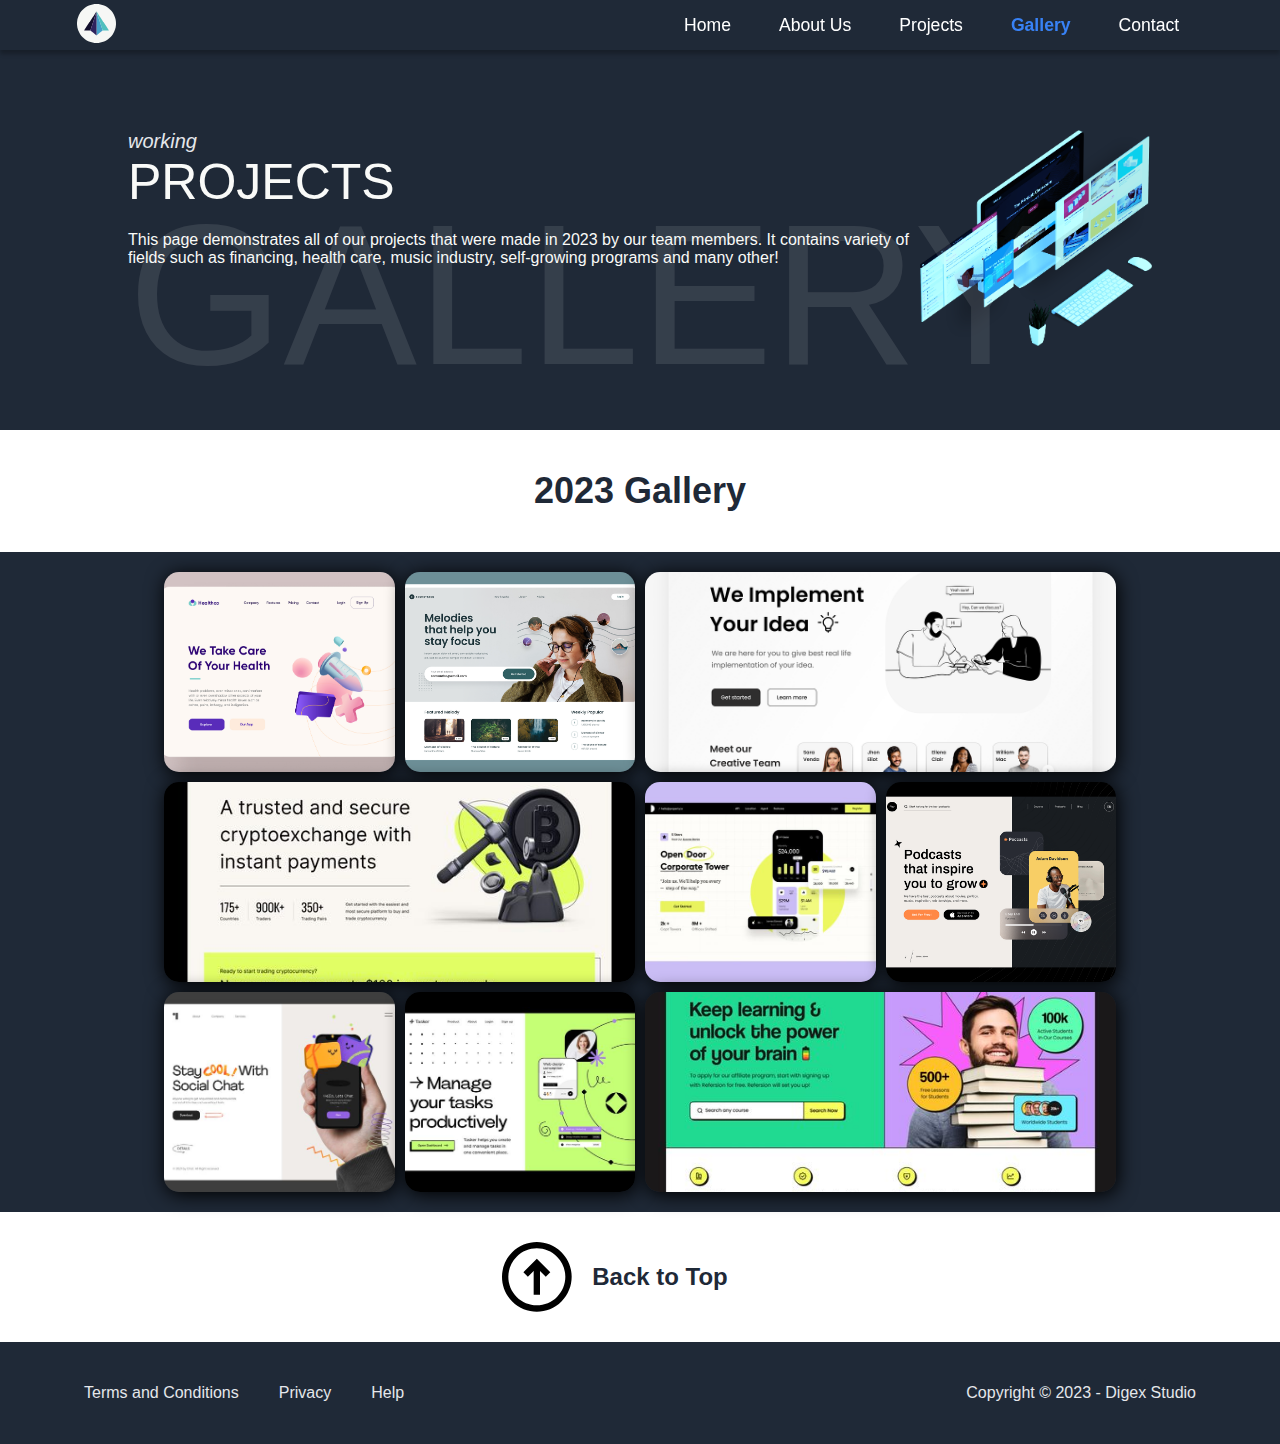
<file: pages/gallery/gallery.html>
<!DOCTYPE html>
<html lang="en">
  <head>
    <meta charset="UTF-8" />
    <meta name="viewport" content="width=device-width, initial-scale=1.0" />
    <link rel="stylesheet" href="gallery.css" />
    <title>Digex Studio</title>
    <link
      rel="icon"
      href="../../images/HomePage/logo.png"
      type="image/x-icon"
    />
  </head>
  <body>
    <header>
      <nav class="navBar">
        <div class="maxWidth">
          <div class="logo">
            <svg
              width="39"
              height="39"
              viewBox="0 0 39 39"
              fill="none"
              xmlns="http://www.w3.org/2000/svg"
            >
              <g opacity="0.988">
                <path
                  d="M39 19.5C39 30.2696 30.2696 39 19.5 39C8.73045 39 0 30.2696 0 19.5C0 8.73045 8.73045 0 19.5 0C30.2696 0 39 8.73045 39 19.5Z"
                  fill="#F9FAF8"
                />
                <path
                  fill-rule="evenodd"
                  clip-rule="evenodd"
                  d="M19.5471 8.18838C20.2673 10.3971 21.037 12.5979 21.8563 14.7909C23.1572 18.6979 24.4296 22.6141 25.6736 26.5394C23.692 28.096 21.7127 29.6495 19.7356 31.2C19.6728 31.2 19.61 31.2 19.5471 31.2C19.5471 23.5295 19.5471 15.8589 19.5471 8.18838Z"
                  fill="#46A3CB"
                />
                <path
                  fill-rule="evenodd"
                  clip-rule="evenodd"
                  d="M19.2644 7.8C19.3272 7.8 19.39 7.8 19.4529 7.8C17.4664 14.0685 15.4243 20.315 13.3264 26.5394C11.2843 26.5394 9.24215 26.5394 7.2 26.5394C7.2 26.41 7.2 26.2805 7.2 26.151C8.99083 23.4799 10.7659 20.7937 12.5253 18.0921C12.6195 17.9303 12.7452 17.8008 12.9023 17.7037C13.3679 16.8364 13.8706 15.9949 14.4103 15.1793C15.1413 14.094 15.8953 13.026 16.6724 11.9751C17.5371 10.5815 18.4011 9.18975 19.2644 7.8Z"
                  fill="#130F2D"
                />
                <path
                  fill-rule="evenodd"
                  clip-rule="evenodd"
                  d="M19.4529 7.8C19.4843 7.8 19.5157 7.8 19.5471 7.8C19.5471 7.92946 19.5471 8.05892 19.5471 8.18838C19.5471 15.8589 19.5471 23.5295 19.5471 31.2C19.4529 31.2 19.3586 31.2 19.2644 31.2C17.2873 29.6495 15.308 28.096 13.3264 26.5394C15.4243 20.315 17.4664 14.0685 19.4529 7.8Z"
                  fill="#30235F"
                />
                <path
                  fill-rule="evenodd"
                  clip-rule="evenodd"
                  d="M19.5471 7.8C19.61 7.8 19.6728 7.8 19.7356 7.8C20.599 9.18989 21.4629 10.5816 22.3276 11.9751C23.1047 13.026 23.8587 14.094 24.5897 15.1793C25.1264 15.9929 25.6292 16.8344 26.0977 17.7037C26.2548 17.8008 26.3805 17.9303 26.4747 18.0921C28.2349 20.7943 30.01 23.4805 31.8 26.151C31.8 26.2805 31.8 26.41 31.8 26.5394C29.7578 26.5394 27.7157 26.5394 25.6736 26.5394C24.4296 22.6141 23.1572 18.6979 21.8563 14.7909C21.037 12.5979 20.2673 10.3971 19.5471 8.18838C19.5471 8.05892 19.5471 7.92946 19.5471 7.8Z"
                  fill="#51C2C0"
                />
              </g>
            </svg>
          </div>
          <input type="checkbox" id="menuToggle" class="menuToggle" />
          <label for="menuToggle" class="burgerIcon">
            <svg
              width="30"
              height="30"
              viewBox="0 0 30 30"
              fill="none"
              xmlns="http://www.w3.org/2000/svg"
            >
              <rect width="30" height="3" fill="white" rx="1.5" />
              <rect y="10" width="30" height="3" fill="white" rx="1.5" />
              <rect y="20" width="30" height="3" fill="white" rx="1.5" />
            </svg>
          </label>
          <div class="dropdown">
            <div class="dropdownContent">
              <a href="../../index.html">Home</a>
              <a href="../about/about.html">About Us</a>
              <a href="../projects/projects.html">Projects</a>
              <a class="activeNav" href="../gallery/gallery.html">Gallery</a>
              <a href="../contact/contact.html">Contact</a>
            </div>
          </div>
          <div class="navContainer">
            <a class="navBtn" href="../../index.html">Home</a>
            <a class="navBtn" href="../about/about.html">About Us</a>
            <a class="navBtn" href="../projects/projects.html">Projects</a>
            <a class="navBtn activeNav" href="../gallery/gallery.html"
              >Gallery</a
            >
            <a class="navBtn" href="../contact/contact.html">Contact</a>
          </div>
        </div>
      </nav>
    </header>

    <main id="galleryMain">
      <section id="galleryHeroSection">
        <div class="galleryHero">
          <div class="galleryHeroLeft">
            <div class="galleryHeroBackgroundTitle">GALLERY</div>

            <div>
              <h4 class="secondary">working</h4>
              <h1 class="primary">PROJECTS</h1>
            </div>
            <p class="galleryHeroDescription">
              This page demonstrates all of our projects that were made in 2023
              by our team members. It contains variety of fields such as
              financing, health care, music industry, self-growing programs and
              many other!
            </p>
          </div>
          <div>
            <img
              class="galleryHeroImage animateBreathe"
              src="../../images/Gallery/projects.png"
              alt="Projects gallery image"
            />
          </div>
        </div>
      </section>

      <section id="galleryYearSection">
        <div class="galleryYear">
          <h1>2023 Gallery</h1>
        </div>
      </section>

      <section id="galleryImagesSection">
        <div class="galleryImages">
          <div class="galleryImagesContainer">
            <div class="galleryImageItem">
              <img
                src="../../images/Gallery/project-image-1.jpg"
                alt="Project image 1"
              />
            </div>
            <div class="galleryImageItem">
              <img
                src="../../images/Gallery/project-image-2.png"
                alt="Project image 2"
              />
            </div>
            <div class="galleryImageItem x2">
              <img
                src="../../images/Gallery/project-image-3.png"
                alt="Project image 3"
              />
            </div>

            <div class="galleryImageItem x2">
              <img
                src="../../images/Gallery/project-image-4.jpg"
                alt="Project image 4"
              />
            </div>
            <div class="galleryImageItem">
              <img
                src="../../images/Gallery/project-image-5.jpg"
                alt="Project image 5"
              />
            </div>
            <div class="galleryImageItem">
              <img
                src="../../images/Gallery/project-image-6.png"
                alt="Project image 6"
              />
            </div>

            <div class="galleryImageItem">
              <img
                src="../../images/Gallery/project-image-7.jpg"
                alt="Project image 7"
              />
            </div>
            <div class="galleryImageItem">
              <img
                src="../../images/Gallery/project-image-8.jpg"
                alt="Project image 8"
              />
            </div>
            <div class="galleryImageItem x2">
              <img
                src="../../images/Gallery/project-image-9.jpg"
                alt="Project image 9"
              />
            </div>
          </div>
        </div>
      </section>
    </main>

    <footer>
      <section id="backToTopSection">
        <a href="#galleryMain" class="backTopLink">
          <svg
            width="70"
            height="70"
            viewBox="0 0 70 70"
            fill="none"
            xmlns="http://www.w3.org/2000/svg"
          >
            <path
              d="M43.7918 34.6687L48.2695 30.191L34.8333 16.7517L21.3972 30.1878L25.878 34.6655L31.6667 28.88V52.7472H38V28.88L43.7918 34.6687Z"
              fill="black"
            />
            <path
              fill-rule="evenodd"
              clip-rule="evenodd"
              d="M59.4637 10.203C45.8597 -3.401 23.807 -3.401 10.203 10.203C-3.401 23.807 -3.401 45.8597 10.203 59.4637C23.807 73.0677 45.8597 73.0677 59.4637 59.4637C73.0677 45.8597 73.0677 23.807 59.4637 10.203ZM54.986 14.6807C49.6412 9.33585 42.392 6.33316 34.8333 6.33316C27.2746 6.33316 20.0255 9.33585 14.6807 14.6807C9.33585 20.0255 6.33316 27.2746 6.33316 34.8333C6.33316 42.392 9.33585 49.6412 14.6807 54.986C20.0255 60.3308 27.2746 63.3335 34.8333 63.3335C42.392 63.3335 49.6412 60.3308 54.986 54.986C60.3308 49.6412 63.3335 42.392 63.3335 34.8333C63.3335 27.2746 60.3308 20.0255 54.986 14.6807Z"
              fill="black"
            />
          </svg>
          <h2>Back to Top</h2>
        </a>
      </section>
      <div class="footContainer">
        <div class="maxWidth">
          <div class="footerLeft">
            <p>Terms and Conditions</p>
            <p>Privacy</p>
            <p>Help</p>
          </div>
          <div class="footerRight">
            <p>Copyright © 2023 - Digex Studio</p>
          </div>
        </div>
      </div>
    </footer>
  </body>
</html>
</file>
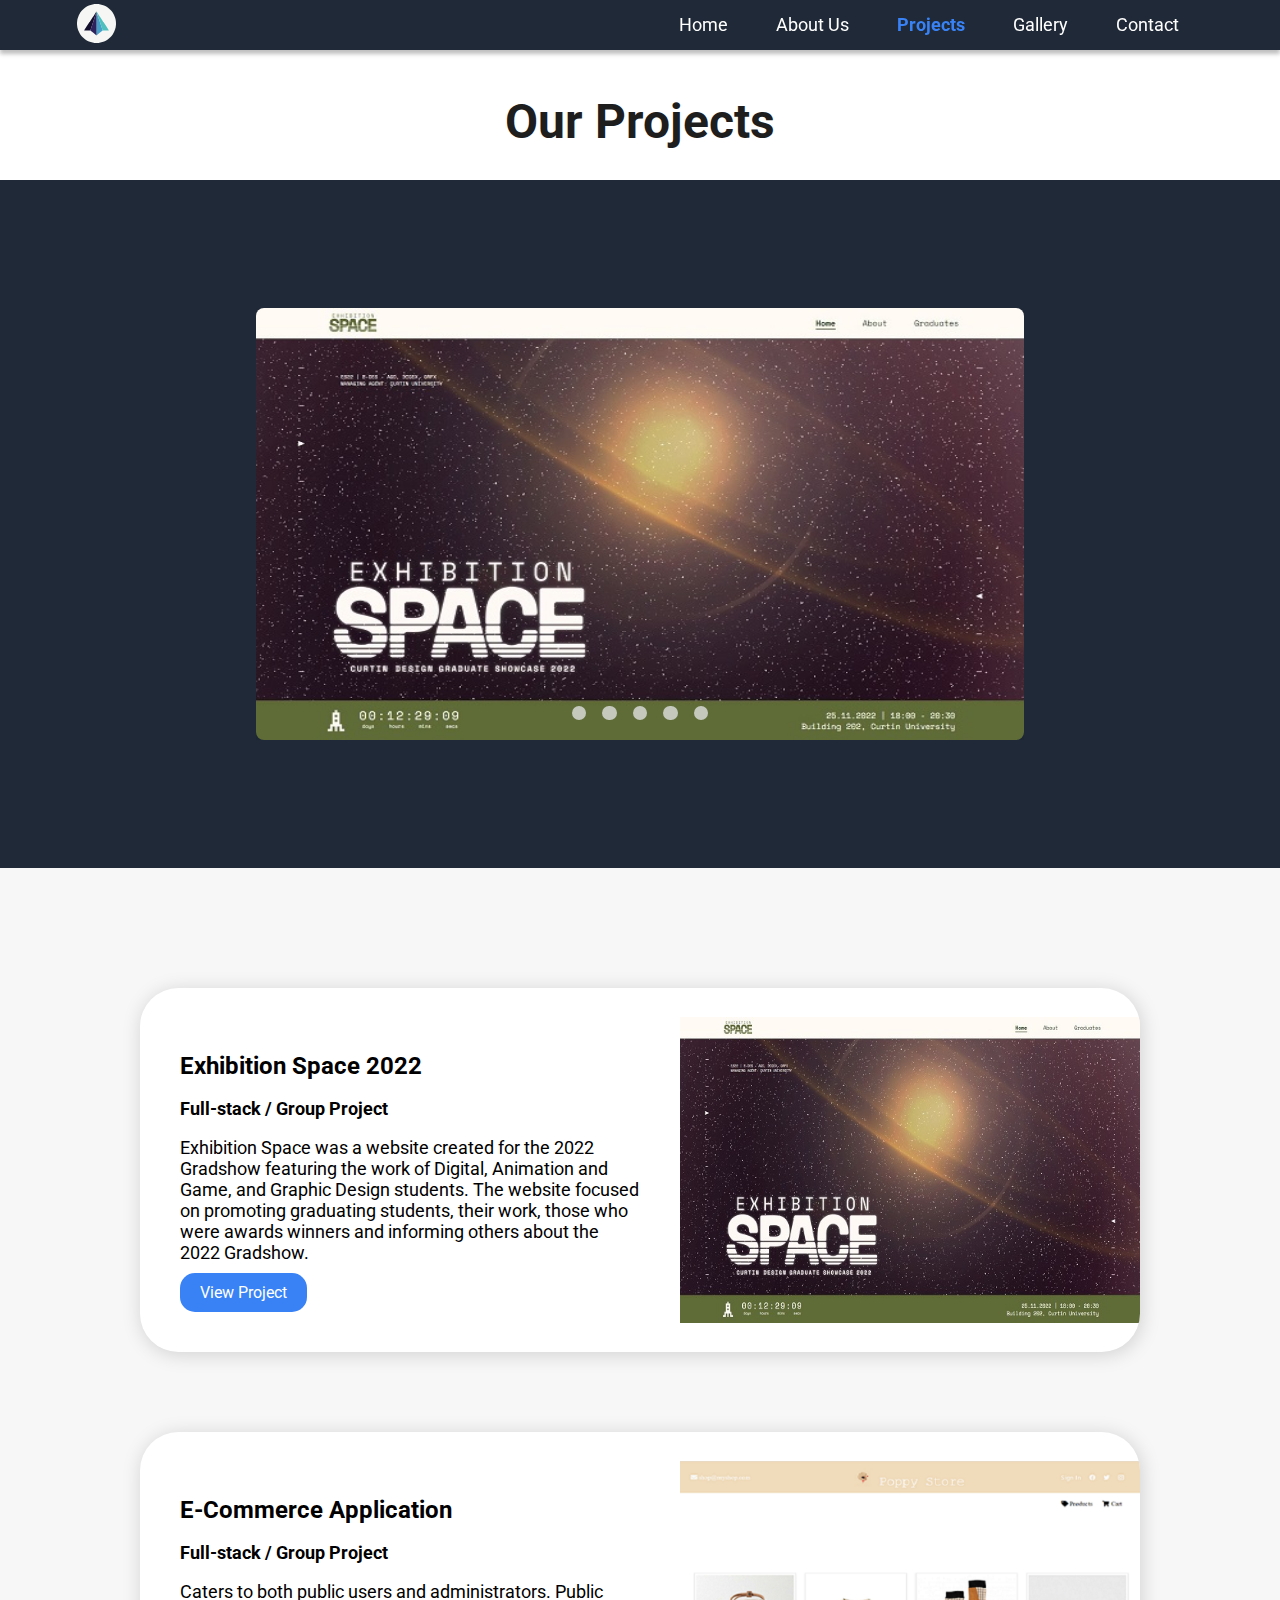
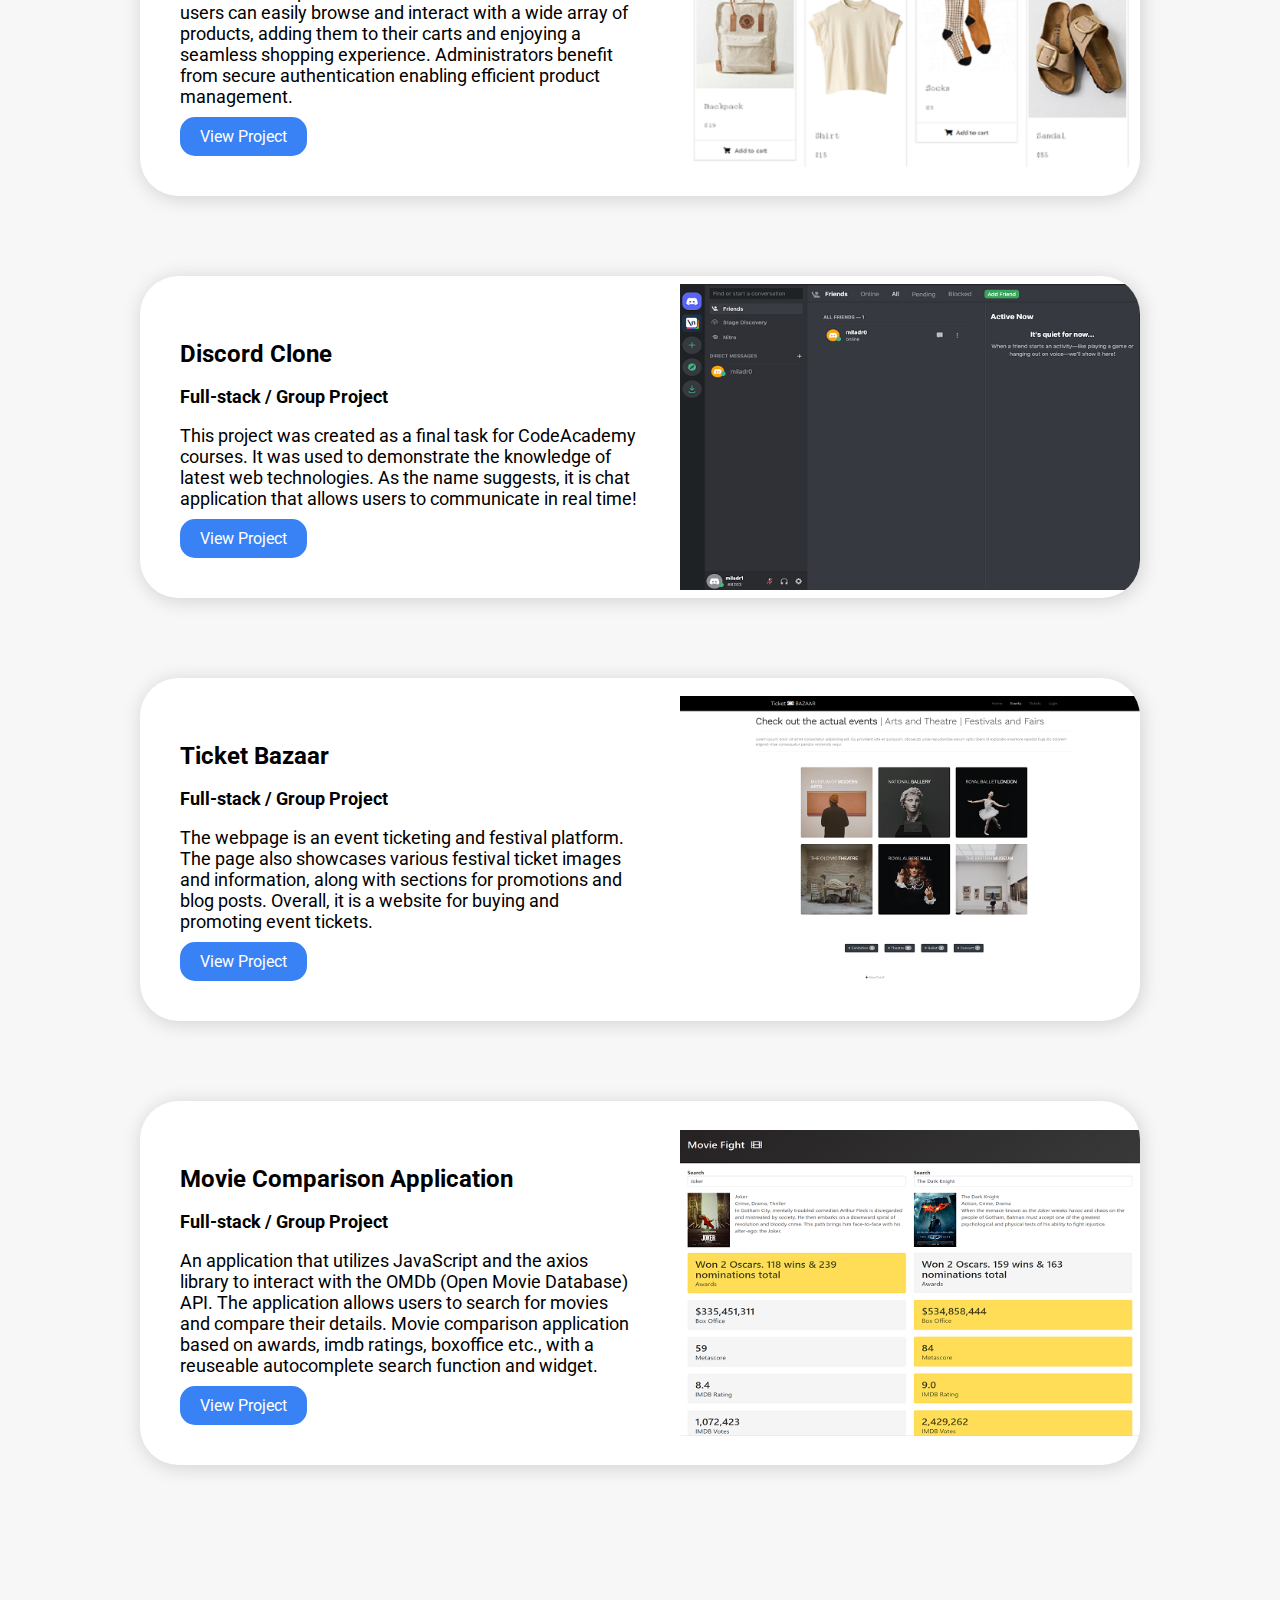
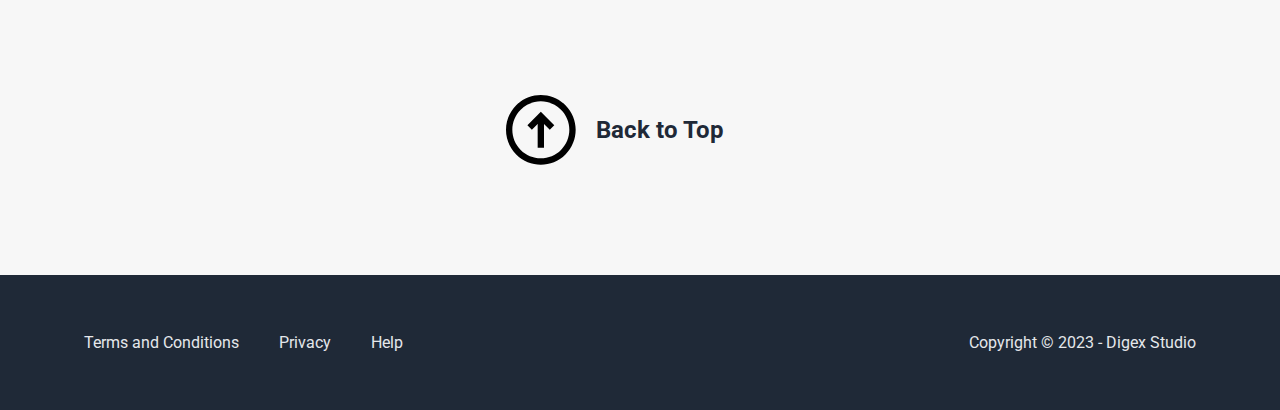
<file: pages/projects/projects.html>
<!DOCTYPE html>
<html lang="en">
  <head>
    <meta charset="UTF-8" />
    <meta name="viewport" content="width=device-width, initial-scale=1.0" />
    <title>Digex Studio - Projects</title>
    <link
      rel="icon"
      href="../../images/HomePage/logo.png"
      type="image/x-icon"
    />
    <link rel="preconnect" href="https://fonts.googleapis.com" />
    <link rel="preconnect" href="https://fonts.gstatic.com" crossorigin />
    <link
      href="https://fonts.googleapis.com/css2?family=Roboto:ital,wght@0,100;0,300;0,400;0,500;0,700;0,900;1,100;1,300;1,400;1,500;1,700;1,900&display=swap"
      rel="stylesheet"
    />
    <link rel="stylesheet" href="projects.css" />
  </head>
  <body>
    <header id="projectsPageTop">
      <nav class="navBar">
        <div class="maxWidth">
          <div class="logo">
            <svg
              width="39"
              height="39"
              viewBox="0 0 39 39"
              fill="none"
              xmlns="http://www.w3.org/2000/svg"
            >
              <g opacity="0.988">
                <path
                  d="M39 19.5C39 30.2696 30.2696 39 19.5 39C8.73045 39 0 30.2696 0 19.5C0 8.73045 8.73045 0 19.5 0C30.2696 0 39 8.73045 39 19.5Z"
                  fill="#F9FAF8"
                />
                <path
                  fill-rule="evenodd"
                  clip-rule="evenodd"
                  d="M19.5471 8.18838C20.2673 10.3971 21.037 12.5979 21.8563 14.7909C23.1572 18.6979 24.4296 22.6141 25.6736 26.5394C23.692 28.096 21.7127 29.6495 19.7356 31.2C19.6728 31.2 19.61 31.2 19.5471 31.2C19.5471 23.5295 19.5471 15.8589 19.5471 8.18838Z"
                  fill="#46A3CB"
                />
                <path
                  fill-rule="evenodd"
                  clip-rule="evenodd"
                  d="M19.2644 7.8C19.3272 7.8 19.39 7.8 19.4529 7.8C17.4664 14.0685 15.4243 20.315 13.3264 26.5394C11.2843 26.5394 9.24215 26.5394 7.2 26.5394C7.2 26.41 7.2 26.2805 7.2 26.151C8.99083 23.4799 10.7659 20.7937 12.5253 18.0921C12.6195 17.9303 12.7452 17.8008 12.9023 17.7037C13.3679 16.8364 13.8706 15.9949 14.4103 15.1793C15.1413 14.094 15.8953 13.026 16.6724 11.9751C17.5371 10.5815 18.4011 9.18975 19.2644 7.8Z"
                  fill="#130F2D"
                />
                <path
                  fill-rule="evenodd"
                  clip-rule="evenodd"
                  d="M19.4529 7.8C19.4843 7.8 19.5157 7.8 19.5471 7.8C19.5471 7.92946 19.5471 8.05892 19.5471 8.18838C19.5471 15.8589 19.5471 23.5295 19.5471 31.2C19.4529 31.2 19.3586 31.2 19.2644 31.2C17.2873 29.6495 15.308 28.096 13.3264 26.5394C15.4243 20.315 17.4664 14.0685 19.4529 7.8Z"
                  fill="#30235F"
                />
                <path
                  fill-rule="evenodd"
                  clip-rule="evenodd"
                  d="M19.5471 7.8C19.61 7.8 19.6728 7.8 19.7356 7.8C20.599 9.18989 21.4629 10.5816 22.3276 11.9751C23.1047 13.026 23.8587 14.094 24.5897 15.1793C25.1264 15.9929 25.6292 16.8344 26.0977 17.7037C26.2548 17.8008 26.3805 17.9303 26.4747 18.0921C28.2349 20.7943 30.01 23.4805 31.8 26.151C31.8 26.2805 31.8 26.41 31.8 26.5394C29.7578 26.5394 27.7157 26.5394 25.6736 26.5394C24.4296 22.6141 23.1572 18.6979 21.8563 14.7909C21.037 12.5979 20.2673 10.3971 19.5471 8.18838C19.5471 8.05892 19.5471 7.92946 19.5471 7.8Z"
                  fill="#51C2C0"
                />
              </g>
            </svg>
          </div>
          <input type="checkbox" id="menuToggle" class="menuToggle" />
          <label for="menuToggle" class="burgerIcon">
            <svg
              width="30"
              height="30"
              viewBox="0 0 30 30"
              fill="none"
              xmlns="http://www.w3.org/2000/svg"
            >
              <rect width="30" height="3" fill="white" rx="1.5" />
              <rect y="10" width="30" height="3" fill="white" rx="1.5" />
              <rect y="20" width="30" height="3" fill="white" rx="1.5" />
            </svg>
          </label>
          <div class="dropdown">
            <div class="dropdownContent">
              <a href="../../index.html">Home</a>
              <a href="../about/about.html">About Us</a>
              <a class="activeNav" href="../projects/projects.html">Projects</a>
              <a href="../gallery/gallery.html">Gallery</a>
              <a href="../contact/contact.html">Contact</a>
            </div>
          </div>
          <div class="navContainer">
            <a class="navBtn" href="../../index.html">Home</a>
            <a class="navBtn" href="../about/about.html">About Us</a>
            <a class="navBtn activeNav" href="../projects/projects.html"
              >Projects</a
            >
            <a class="navBtn" href="../gallery/gallery.html">Gallery</a>
            <a class="navBtn" href="../contact/contact.html">Contact</a>
          </div>
        </div>
      </nav>
    </header>
    <main>
      <section id="section1">
        <h1>Our Projects</h1>
      </section>
      <section class="container">
        <div class="slider-wrapper">
          <div class="slider">
            <a href="#project1">
              <img
                id="slide-1"
                src="../../images/Projects/project1.jpg"
                alt="Project 1"
              />
            </a>
            <a href="#project2">
              <img
                id="slide-2"
                src="../../images/Projects/project2.png"
                alt="Project 2"
              />
            </a>
            <a href="#project3">
              <img
                id="slide-3"
                src="../../images/Projects/project3.png"
                alt="Project 3"
              />
            </a>
            <a href="#project4">
              <img
                id="slide-4"
                src="../../images/Projects/project4.png"
                alt="Project 4"
              />
            </a>
            <a href="#project5">
              <img
                id="slide-5"
                src="../../images/Projects/project5.png"
                alt="Project 5"
              />
            </a>
          </div>
          <div class="slider-nav">
            <a href="#slide-1"></a>
            <a href="#slide-2"></a>
            <a href="#slide-3"></a>
            <a href="#slide-4"></a>
            <a href="#slide-5"></a>
          </div>
        </div>
        <div class="onMobile">
          <h3>Check out our latest projects</h3>
          <p class="mobile-paragraph">
            Explore our diverse range of projects, from web applications to
            creative design work. We take pride in our innovative solutions and
            attention to detail. Discover what we've been working on!
          </p>
        </div>
      </section>
      <section id="section3">
        <div class="project" id="project1">
          <div class="project-info">
            <h3>Exhibition Space 2022</h3>
            <p><strong>Full-stack / Group Project</strong></p>
            <p>
              Exhibition Space was a website created for the 2022 Gradshow
              featuring the work of Digital, Animation and Game, and Graphic
              Design students. The website focused on promoting graduating
              students, their work, those who were awards winners and informing
              others about the 2022 Gradshow.
            </p>
            <a href="https://jamesandrewdigital.com/projects" target="_blank"
              >View Project</a
            >
          </div>
          <div class="project-image">
            <img
              src="../../images/Projects/project1.jpg"
              alt="Exhibition Space 2022"
            />
          </div>
        </div>
        <div class="project" id="project2">
          <div class="project-info">
            <h3>E-Commerce Application</h3>
            <p><strong>Full-stack / Group Project</strong></p>
            <p>
              Caters to both public users and administrators. Public users can
              easily browse and interact with a wide array of products, adding
              them to their carts and enjoying a seamless shopping experience.
              Administrators benefit from secure authentication enabling
              efficient product management.
            </p>
            <a
              href="https://github.com/agiwunderlich/E_Commerce_App"
              target="_blank"
              >View Project</a
            >
          </div>
          <div class="project-image">
            <img
              src="../../images/Projects/project2.png"
              alt="E-Commerce Website"
            />
          </div>
        </div>
        <div class="project" id="project3">
          <div class="project-info">
            <h3>Discord Clone</h3>
            <p><strong>Full-stack / Group Project</strong></p>
            <p>
              This project was created as a final task for CodeAcademy courses.
              It was used to demonstrate the knowledge of latest web
              technologies. As the name suggests, it is chat application that
              allows users to communicate in real time!
            </p>
            <a
              href="https://github.com/Grantas-Joniskis/Discord-Clone"
              target="_blank"
              >View Project</a
            >
          </div>
          <div class="project-image">
            <img
              src="../../images/Projects/project3.png"
              alt="Discord Clone Application"
            />
          </div>
        </div>
        <div class="project" id="project4">
          <div class="project-info">
            <h3>Ticket Bazaar</h3>
            <p><strong>Full-stack / Group Project</strong></p>
            <p>
              The webpage is an event ticketing and festival platform. The page
              also showcases various festival ticket images and information,
              along with sections for promotions and blog posts. Overall, it is
              a website for buying and promoting event tickets.
            </p>
            <a
              href="https://github.com/agiwunderlich/Ticket_Bazaar"
              target="_blank"
              >View Project</a
            >
          </div>
          <div class="project-image">
            <img
              src="../../images/Projects/project4.png"
              alt="Ticket Bazaar website"
            />
          </div>
        </div>
        <div class="project" id="project5">
          <div class="project-info">
            <h3>Movie Comparison Application</h3>
            <p><strong>Full-stack / Group Project</strong></p>
            <p>
              An application that utilizes JavaScript and the axios library to
              interact with the OMDb (Open Movie Database) API. The application
              allows users to search for movies and compare their details. Movie
              comparison application based on awards, imdb ratings, boxoffice
              etc., with a reuseable autocomplete search function and widget.
            </p>
            <a
              href="https://github.com/agiwunderlich/Movie_Comparison_App"
              target="_blank"
              >View Project</a
            >
          </div>
          <div class="project-image">
            <img
              src="../../images/Projects/project5.png"
              alt="Movie Comparison Application"
            />
          </div>
        </div>
      </section>
      <section id="section4">
        <a href="#projectsPageTop" class="backTopSection">
          <svg
            width="70"
            height="70"
            viewBox="0 0 70 70"
            fill="none"
            xmlns="http://www.w3.org/2000/svg"
          >
            <path
              d="M43.7918 34.6687L48.2695 30.191L34.8333 16.7517L21.3972 30.1878L25.878 34.6655L31.6667 28.88V52.7472H38V28.88L43.7918 34.6687Z"
              fill="black"
            />
            <path
              fill-rule="evenodd"
              clip-rule="evenodd"
              d="M59.4637 10.203C45.8597 -3.401 23.807 -3.401 10.203 10.203C-3.401 23.807 -3.401 45.8597 10.203 59.4637C23.807 73.0677 45.8597 73.0677 59.4637 59.4637C73.0677 45.8597 73.0677 23.807 59.4637 10.203ZM54.986 14.6807C49.6412 9.33585 42.392 6.33316 34.8333 6.33316C27.2746 6.33316 20.0255 9.33585 14.6807 14.6807C9.33585 20.0255 6.33316 27.2746 6.33316 34.8333C6.33316 42.392 9.33585 49.6412 14.6807 54.986C20.0255 60.3308 27.2746 63.3335 34.8333 63.3335C42.392 63.3335 49.6412 60.3308 54.986 54.986C60.3308 49.6412 63.3335 42.392 63.3335 34.8333C63.3335 27.2746 60.3308 20.0255 54.986 14.6807Z"
              fill="black"
            />
          </svg>
          <h2>Back to Top</h2>
        </a>
      </section>
      <footer>
        <div class="footContainer">
          <div class="maxWidth">
            <div class="footerLeft">
              <p>Terms and Conditions</p>
              <p>Privacy</p>
              <p>Help</p>
            </div>
            <div class="footerRight">
              <p>Copyright © 2023 - Digex Studio</p>
            </div>
          </div>
        </div>
      </footer>
    </main>
  </body>
</html>
</file>
<file: styles.css>
/* YOU NEED THIS */
@import url('./variables.css');

/* ================================ ROOT ================================ */
:root {
    font-family: 'Roboto', sans-serif;
    box-sizing: border-box;
}
:root a {
    text-decoration: none;
}
html {
    scroll-behavior: smooth;
}
body {
    margin: 0;
}

/* ================================ NAVIGATION ================================ */
.navBar {
    height: 50px;
    background-color: #1F2937;
    box-shadow: 0px 4px 4px rgba(0, 0, 0, 0.25);
    position: fixed;
    width: 100%;
    z-index: 10;
    display: flex;
    align-items: center;

}
  .maxWidth {
    display: flex;
    width: 100%;
    max-width: 1800px;
    margin: 0 auto;
  }
  .navContainer {
    margin-left: auto;
    width: fit-content;
    display: flex;
    text-align: right;
    margin-right: 6vw;
  }
  .navContainer a {
    margin-top: auto;
    margin-bottom: auto;
  }
  .navBtn {
    text-decoration: none;
    color: white;
    font-size: 1.1rem;
    margin: 0 0.5rem 0 0.5rem;
    padding: 0 1rem 0 1rem;
  }
  .navBtn:hover {
    color: #3882F6;
  }
  .activeNav {
    font-weight: 700;
    color: #3882F6;
  }
  .navContainer input {
    display: none
  }
  .burgerIcon {
    display: none;
    cursor: pointer;
    position: relative;
    z-index: 10;
  }
  
  .logo {
    position: relative;
    width: fit-content;
    margin: auto 0;
    padding-left: 6vw;
    z-index: 10;
  }
  
  .menuToggle {
    display: none;
  }
  .dropdown {
    display: block;
    position: absolute;
    top: -600px;
    left: 0;
    width: 100%;
    background-color: #1F2937;
    border-bottom: 3px solid var(--button-color);
    box-shadow: 0px 4px 6px rgba(0, 0, 0, 0.5);
    padding: 1rem;
    transition: transform 0.3s ease;
    z-index: 5;
  }
  .menuToggle:checked + .burgerIcon ~ .dropdown {
    transform: translateY(600px);
  }
  
  .dropdownContent {
    display: flex;
    flex-direction: column;
    align-items: center;
    justify-content: center;
    padding: 1rem 0;
  }
  .dropdown .dropdownContent a {
    color: white;
    text-decoration: none;
    font-size: 1.4rem;
    font-weight: 100;
    padding: 15px 0 15px 0;
  }
  .dropdown .dropdownContent .activeNav {
    font-weight: 700;
    color: #3882F6;
  }
  .dropdown .dropdownContent a:hover {
    color: #3882F6;
  }
  
  @media (max-width: 768px) {
    .navContainer {
        display: none;
    }
    .burgerIcon {
        display: block;
    }
    .menuToggle {
        display: none;
    }
    .burgerIcon {
        padding: 0 6vw 0 0;
        margin-left: auto;
        display: flex;
        align-items: center;
        justify-content: center;
    }
    .burgerIcon > svg {
        fill: white;
    }  
    .burgerIcon > svg:hover {
        fill: #3882F6;
    }  
    .burgerIcon > svg rect {
        transition: transform 0.3s ease;
    }  
    .menuToggle:checked + .burgerIcon > svg rect:nth-child(1) {
        transform: rotate(-45deg) translate(-15px, 22px);
    }
    
    .menuToggle:checked + .burgerIcon > svg rect:nth-child(2) {
        opacity: 0;
    }
    
    .menuToggle:checked + .burgerIcon > svg rect:nth-child(3) {
        transform: rotate(45deg) translate(9px, -22px);
    }
}



/* ================================ Header start ================================ */
/* header{
    background-color: #1F2937;
    width: 100%;
} */
/* nav{
    display: flex;
    justify-content: space-around;
    align-items: center;
    padding-top: 20px;
}
nav ul{
    display: flex;
}
nav ul li{
    list-style: none;
    margin: 0 10px;
}
nav ul li a{
    text-decoration: none;
    color: #fff;
    font-size: 20px;
    font-weight: 300;
}
nav ul li a:hover{
    color: #3882F6;
}
nav ul li .active {
    color: #3882F6;
    font-weight: 500;
} */
.heroHome {
    background-color: #1F2937;
    width: 100%;
    padding-top: 50px;
}
.home{
    display: flex;
    justify-content: space-evenly;
    align-items: center;
    text-align: center;
    padding: 80px;
    color: white;
}
.home img{
    width: 480px;
}
.container{
    display: flex;
    justify-content: space-between;
    justify-content: center;
    text-align: center;
    flex-wrap: wrap;
    width: 700px;
}
.container h1{
    font-size: 50px;
    letter-spacing: 6px;
}
.container p{
    font-size: 18px;
    letter-spacing: 2px;
    color: #8d8c8c;
    padding-bottom: 24px;
}
.container a{
    padding: 10px 30px;
    border-radius: 20px;
    border: none;
    background-color: #3882F6;
    color: white;
    font-size: 22px;
    font-weight: 600;
    letter-spacing: 1px;
    cursor: pointer;
}
/* @keyframes logoRight{
    0%{
        transform:translateX(0);
    }
    50%{
        transform: translateX(-50px);
    } 
    100%{
        transform: translateX(0);
    }
}
.logoRight {
    animation: logoRight 3s ease-in infinite;
} */
/* ================================ Header end ================================ */
@keyframes startingUp {
    0%{
        transform: translateY(0px);
    }
    50%{
        transform: translateY(-30px);
    } 
    100%{
        transform: translateY(0px)
    }
}
.startingUp {
    animation: startingUp 3s ease-in infinite;
}
/* ================================ firstSection start ================================ */
.firstSection{
    display: flex;
    justify-content: space-evenly;
    align-items: center;
    text-align: center;
    padding: 80px;
    color: var(--quote-text-color);
    gap: 26px;
    background-color: var(--quote-section-background-color);
}
.containerFirstSection{
    display: flex;
    justify-content: start;
    text-align: start;
    flex-wrap: wrap;
    width: 700px;
}
/* .containerFirstSection h1{
    font-size: 50px;
    letter-spacing: 6px;
} */
.containerFirstSection p{
    font-size: var(--quote-text-size);
    letter-spacing: 2px;
    padding-bottom: 24px;
    color: var(--quote-text-color);
    font-weight: 200;
    font-style: italic;
}
.containerFirstSection cite {
    font-weight: 700;
    font-style: normal;
    text-align: right;
    width: 100%;
}
/* .containerFirstSection button{
    padding: 10px 30px;
    border: none;
    background-color: #3882F6;
    color: white;
    font-size: 18px;
    cursor: pointer;
} */
/* ================================ firstSection end ================================ */
/* ================================ secondSection start ================================ */
.secondSection{
    /* background-color: #1F2937; */
    margin-top: 0;
}
.secondSection h1{
    margin-top: 0;
    font-size: 50px;
    letter-spacing: 6px;
    color: var(--dark-background-color);
    text-align: center;
    padding: 100px 0 50px 0;
}
.containerSecondSection{
    display: flex;
    justify-content: center;
    gap: 30px;
    text-align: center;
    align-items: center;
    padding-bottom: 80px;
    color: var(--dark-background-color);
}
.containerSecondSection h3{
    letter-spacing: 1px;
}
.containerSecondSection p{
    color: #8d8c8c;
    letter-spacing: 1px;
}
.card{
    border: 2px solid white;
}
.card img{
    width: 200px;
    height: 230px;
    cursor: pointer;
}
/* ================================ secondSection end ================================ */
/* ================================ thirdSection start ================================ */
.thirdSection{
    background: linear-gradient(to bottom, #f1f2f7 0%, white 100%);
    padding: 20px 0 80px 0;
}
.thirdSection h3{
    font-size: 50px;
    letter-spacing: 6px;
    color: #353434;
    text-align: center;
    padding-bottom: 50px;
}
.containerCards{
    display: flex;
    justify-content: center;
    gap: 28px;
}
.containerCard{
background: linear-gradient(to bottom, #f1f2f7 0%, white 100%);
text-align: center;
padding:38px;
border-radius: 10px;
box-shadow: 5px 5px 5px #4a4a4a;
width: 370px;
}
.containerCard:hover{
    transform: translateY(-10px);
    transition: 0.5s;}
.containerCard i{
    font-size: 80px;
    color: white;
    background-color: #3882F6;
    border-radius: 50%;
    padding: 10px;
    align-items: center;
}
.containerCard h4{
    font-size: 30px;
    letter-spacing: 2px;
    font-weight: 600;
}
.containerCard p{
    font-size: 14px;
    color: #8d8c8c;
}
/* ================================ thirdSection end ================================ */

/* Back Top Section */
.backTopSection {
    padding: 0 0 10vh 0;
    display: flex;
    justify-content: center;
    align-items: center;
    transition: fill 0.3s;
    cursor: pointer;
}
.backTopSection h2 {
    color: var(--dark-background-color);
    padding: 0 50px 0 20px;
}
.backTopSection:hover svg path {
    fill: #3882F6;
}
.backTopSection:hover h2 {
    color: #3882F6;
}


/* ================================ NEW BOTTOM SECTION ================================ */

.nowContainer {
    background-color: var(--button-color);
    color: var(--hero-main-text-color);
    padding: 2rem;
    border-radius: 2vw;
    display: flex;
    margin: 5vh 15vw 5vh 15vw;
    justify-content: center;
    gap: 10%;
}
.nowTextContainer {
    width: 60%;
    margin-left: auto;
    padding: 5vh 3vw 5vh 3vw;
}
.nowContainer h2 {
    font-size: 24px;
    margin: 0;
}
.nowContainer .btn {
    margin: auto;
}
.btn {
    border: 3px solid var(--hero-main-text-color);
    border-radius: 15px;
    background-color: var(--button-color);
    color: var(--hero-main-text-color);
    padding: 12px 24px;
    font-size: 16px;
    font-weight: 700;
    cursor: pointer;
}
.btn:hover {
    background-color: var(--hero-main-text-color);
    color: var(--button-color);
    transition: 0.3s ease-in-out;
}

@media screen and (max-width: 1000px) {
    .nowContainer {
        padding: 1rem;
        margin: 3vh 10vw 3vh 10vw;
        gap: 5%;
    }
    .nowTextContainer {
        width: 60%;
        margin-left: auto;
        padding: 5vh 3vw 5vh 3vw;
    }
}

/* ================================ footer start ================================ */
/* footer{
    background-color: #1F2937;
    color: white;
    padding:10px 20px; 
}
.footerPart{
display: flex;
justify-content: space-around;
padding: 30px 0;
}
.links{
    display: flex;
    justify-content: space-around;
    gap: 20px;
}
.links a{
    text-decoration: none;
    color: white;
    font-size: 20px;
}
.links a:hover{
    color: #3882F6;
}
.copyRight{
    font-size: 20px;
}
*/

/* ================================ footer end ================================ */
@media screen and (max-width: 900px) {
    .home img {
        display: none;
    }
    .firstSection{
        flex-direction: column;
    }
    .containerFirstSection{
        display: flex;
        justify-content: center;
        align-items: center;
        width: auto;
    }
    .containerSecondSection{
        flex-direction: column;
    }
    .containerCards{
        flex-direction: column;
        justify-content: center;
        align-items: center;
    }
}

/* ================================ FOOTER ================================ */

.footContainer {
    background-color: var(--dark-background-color);
    padding: 2em;
    color: var(--hero-secondary-text-color);
    font-family: 'Roboto', sans-serif;
  }
  .footContainer .maxWidth {
    display: flex;
    flex-direction: row;
  }
  .footContainer p {
    padding: 10px 20px 10px 20px;
  }
  .footerLeft {
    display: flex;
    padding-left: 2em;
    width: 60%;
  }
  .footerRight {
    text-align: end;
    padding-right: 2em;
    width: 40%;
  }
  
  @media screen and (max-width: 576px) {
    .footContainer {
      padding: 1em;
    }
  
    .footContainer p {
      padding: 10px;
      font-size: 15px;
    }
  
    .footerLeft {
      padding-left: 1em;
    }
  
    .footerRight {
      padding-right: 1em;
    }
  }
  
  @media screen and (min-width: 577px) and (max-width: 992px) {
    .footContainer {
      padding: 1.5em;
    }
  
    .footContainer p {
      font-size: 16px;
    }
  }

@media screen and (max-width: 780px) {
    .secondSection h1{
        font-size: 1.2rem;
    }
    .thirdSection{
        padding: 5px 0 20px 0;;
    }
    .backTopSection {
        padding: 0vh 0 3vh 0;
    }

    .backTopSection {
        padding: 0 0 5vh 0;
    }
    .nowContainer {
        flex-direction: column;
        justify-content: center;
        align-items: center;
        text-align: center;
    }
    .nowTextContainer {
        margin-left: 0;
    }
}
</file>
<file: pages/about/about.css>
@import url("../../variables.css");

/* ================================ ROOT ================================ */
:root {
  font-family: "Roboto", sans-serif;
  box-sizing: border-box;
}
:root a {
  text-decoration: none;
}
html {
  scroll-behavior: smooth;
}
body {
  margin: 0;
}

/* ================================ NAVIGATION ================================ */
.navBar {
  height: 50px;
  background-color: #1f2937;
  box-shadow: 0px 4px 4px rgba(0, 0, 0, 0.25);
  position: fixed;
  width: 100%;
  z-index: 10;
  display: flex;
  align-items: center;
  flex-grow: 1;
}
.maxWidth {
  display: flex;
  width: 100%;
  max-width: 1800px;
  margin: 0 auto;
}
.navContainer {
  margin-left: auto;
  width: fit-content;
  display: flex;
  text-align: right;
  margin-right: 6vw;
}
.navContainer a {
  margin-top: auto;
  margin-bottom: auto;
}
.navBtn {
  text-decoration: none;
  color: white;
  font-size: 1.1rem;
  margin: 0 0.5rem 0 0.5rem;
  padding: 0 1rem 0 1rem;
}
.navBtn:hover {
  color: #3882f6;
}
.activeNav {
  font-weight: 700;
  color: #3882f6;
}
.navContainer input {
  display: none;
}
.burgerIcon {
  display: none;
  cursor: pointer;
  position: relative;
  z-index: 10;
}

.logo {
  position: relative;
  width: fit-content;
  margin: auto 0;
  padding-left: 6vw;
  z-index: 10;
}

.menuToggle {
  display: none;
}
.dropdown {
  display: block;
  position: absolute;
  top: -600px;
  left: 0;
  width: 100%;
  background-color: #1f2937;
  border-bottom: 3px solid var(--button-color);
  box-shadow: 0px 4px 6px rgba(0, 0, 0, 0.5);
  padding: 1rem;
  transition: transform 0.3s ease;
  z-index: 5;
}
.menuToggle:checked + .burgerIcon ~ .dropdown {
  transform: translateY(600px);
}

.dropdownContent {
  display: flex;
  flex-direction: column;
  align-items: center;
  justify-content: center;
  padding: 1rem 0;
}
.dropdown .dropdownContent a {
  color: white;
  text-decoration: none;
  font-size: 1.4rem;
  font-weight: 100;
  padding: 15px 0 15px 0;
}
.dropdown .dropdownContent .activeNav {
  font-weight: 700;
  color: #3882f6;
}
.dropdown .dropdownContent a:hover {
  color: #3882f6;
}

@media (max-width: 768px) {
  .navContainer {
    display: none;
  }
  .burgerIcon {
    display: block;
  }
  .menuToggle {
    display: none;
  }
  .burgerIcon {
    padding: 0 6vw 0 0;
    margin-left: auto;
    display: flex;
    align-items: center;
    justify-content: center;
  }
  .burgerIcon > svg {
    fill: white;
  }
  .burgerIcon > svg:hover {
    fill: #3882f6;
  }
  .burgerIcon > svg rect {
    transition: transform 0.3s ease;
  }
  .menuToggle:checked + .burgerIcon > svg rect:nth-child(1) {
    transform: rotate(-45deg) translate(-15px, 22px);
  }

  .menuToggle:checked + .burgerIcon > svg rect:nth-child(2) {
    opacity: 0;
  }

  .menuToggle:checked + .burgerIcon > svg rect:nth-child(3) {
    transform: rotate(45deg) translate(9px, -22px);
  }

  section#section1,
  section#section1 h1 {
    display: none;
  }

  section.container {
    flex-direction: column;
    min-height: auto;
    padding: 0;
    margin: 0;
  }

  section.team {
    align-items: center;
  }

  div.content {
    text-align: left;
    padding: 20vh 0 10vh 0;
    margin: 0;
    height: auto;
  }

  div.content h3 {
    font-size: var(--hero-main-text-size);
    color: var(--hero-main-text-color);
    text-align: left;
  }

  div.content p {
    font-size: var(--hero-secondary-text-size);
    color: var(--hero-secondary-text-color);
    font-weight: 300;
    line-height: 150%;
  }

  .team-member {
    margin-bottom: 40px;
    flex-direction: column;
    align-items: center;
    text-align: center;
  }

  .member-photo {
    width: 200px !important;
    height: 200px !important;
    margin-right: 0 !important;
    margin-bottom: 10px;
    align-items: center;
  }

  .member-description {
    max-width: 80%;
  }
}

@media (min-width: 768px) {
  .container2 {
    flex-direction: row;
    justify-content: center;
  }

  .rectangle {
    flex: 1;
    margin: 10px;
    max-width: none;
  }
}

/* ================================ MAIN SECTION ================================ */

#section1 {
  height: 180px;
  display: flex;
  flex-direction: column;
  justify-content: flex-end;
  align-items: center;
  text-align: center;
}

#section1 h1 {
  font-size: 48px;
  color: #1e1e1e;
  margin-bottom: 30px;
}

.container {
  background-color: var(--dark-background-color);
  min-height: 576px;
  display: flex;
  justify-content: center;
  align-items: center;
  padding: 20px;
  height: auto;
}

.content {
  text-align: center;
  color: #f9faf8;
  max-width: 60%;
  padding: 20px;
  height: auto;
}

.content h2 {
  font-size: 36px;
}

.content p {
  font-size: 28px;
  font-weight: 100;
}

.container2 {
  display: flex;
  flex-direction: column;
  align-items: center;
  text-align: center;
  padding: 20px;
  color: #1f2937;
  margin-top: 80px;
}

.container2 h2 {
  font-size: 36px;
  font-weight: bold;
}

.rectangle {
  background-color: #e5e7eb;
  padding: 40px;
  margin: 40px;
  border-radius: 10px;
  max-width: 60%;
  text-align: center;
}

.rectangle h3 {
  margin-top: 0;
  font-size: 28px;
  font-weight: bold;
}

.rectangle p {
  font-size: 28px;
  font-weight: 200;
  font-style: italic;
}

/* ================================ MEET THE TEAM ================================ */

.team-container {
  display: flex;
  justify-content: center;
  align-items: center;
  margin-top: 80px;
}

.team {
  display: flex;
  flex-direction: column;
}

.team h2 {
  text-align: center;
  font-size: 36px;
  color: #1f2937;
  margin-bottom: 60px;
}

.team-member {
  margin-top: 40px;
  margin-bottom: 60px;
  display: flex;
  align-items: center;
  max-width: 50vw;
}

.member-photo {
  width: 260px;
  height: 260px;
  border-radius: 50%;
  overflow: hidden;
  margin-right: 40px;
  filter: grayscale(100%);
}

.member-photo img {
  width: 100%;
  height: 100%;
  object-fit: cover;
}

.member-description {
  flex: 1;
  font-size: 24px;
  font-weight: 100;
  font-style: italic;
  color: #3882f6;
}

/* ================================ BACK TOP ================================ */

.backTopSection {
  padding: 10vh 0 10vh 0;
  display: flex;
  justify-content: center;
  align-items: center;
  transition: fill 0.3s;
  cursor: pointer;
}
.backTopSection h2 {
  color: var(--dark-background-color);
  padding: 0 50px 0 20px;
}
.backTopSection:hover svg path {
  fill: #3882f6;
}
.backTopSection:hover h2 {
  color: #3882f6;
}

/* ================================ FOOTER ================================ */

.footContainer {
  background-color: var(--dark-background-color);
  padding: 2em;
  color: var(--hero-secondary-text-color);
  font-family: 'Roboto', sans-serif;
}
.footContainer .maxWidth {
  display: flex;
  flex-direction: row;
}
.footContainer p {
  padding: 10px 20px 10px 20px;
}
.footerLeft {
  display: flex;
  padding-left: 2em;
  width: 60%;
}
.footerRight {
  text-align: end;
  padding-right: 2em;
  width: 40%;
}

@media screen and (max-width: 576px) {
  .footContainer {
    padding: 1em;
  }

  .footContainer p {
    padding: 10px;
    font-size: 15px;
  }

  .footerLeft {
    padding-left: 1em;
  }

  .footerRight {
    padding-right: 1em;
  }
}

@media screen and (min-width: 577px) and (max-width: 992px) {
  .footContainer {
    padding: 1.5em;
  }

  .footContainer p {
    font-size: 16px;
  }
}
</file>
<file: pages/contact/contact.css>
@import url('../../variables.css');
/* ================================ ROOT ================================ */
:root {
    font-family: 'Roboto', sans-serif;
    box-sizing: border-box;
}
:root a {
    text-decoration: none;
}
html {
    scroll-behavior: smooth;
}
body {
    margin: 0;
}

/* ================================ NAVIGATION ================================ */
.navBar {
    height: 50px;
    background-color: #1F2937;
    box-shadow: 0px 4px 4px rgba(0, 0, 0, 0.25);
    position: fixed;
    width: 100%;
    z-index: 10;
    display: flex;
    align-items: center;
    max-width: 100vw;
}
.maxWidth {
    display: flex;
    width: 100%;
    max-width: 1800px;
    margin: 0 auto;
}
.navContainer {
    margin-left: auto;
    width: fit-content;
    display: flex;
    text-align: right;
    margin-right: 6vw;
}
.navContainer a {
    margin-top: auto;
    margin-bottom: auto;
}
.navBtn {
    text-decoration: none;
    color: white;
    font-size: 1.1rem;
    margin: 0 0.5rem 0 0.5rem;
    padding: 0 1rem 0 1rem;
}
.navBtn:hover {
    color: #3882F6;
}
.activeNav {
    font-weight: 700;
    color: #3882F6;
}
.navContainer input {
    display: none
}
.burgerIcon {
    display: none;
    cursor: pointer;
    position: relative;
    z-index: 10;
}

.logo {
    position: relative;
    width: fit-content;
    margin: auto 0;
    padding-left: 6vw;
    z-index: 10;
}

.menuToggle {
    display: none;
}
.dropdown {
    display: block;
    position: absolute;
    top: -600px;
    left: 0;
    width: 100%;
    background-color: #1F2937;
    border-bottom: 3px solid var(--button-color);
    box-shadow: 0px 4px 6px rgba(0, 0, 0, 0.5);
    padding: 1rem;
    transition: transform 0.3s ease;
    z-index: 5;
}
.menuToggle:checked + .burgerIcon ~ .dropdown {
    transform: translateY(600px);
}

.dropdownContent {
    display: flex;
    flex-direction: column;
    align-items: center;
    justify-content: center;
    padding: 1rem 0;
}
.dropdown .dropdownContent a {
    color: white;
    text-decoration: none;
    font-size: 1.4rem;
    font-weight: 100;
    padding: 15px 0 15px 0;
}
.dropdown .dropdownContent .activeNav {
    font-weight: 700;
    color: #3882F6;
}
.dropdown .dropdownContent a:hover {
    color: #3882F6;
}

@media (max-width: 768px) {
    .navContainer {
        display: none;
    }
    .burgerIcon {
        display: block;
    }
    .menuToggle {
        display: none;
    }
    .burgerIcon {
        padding: 0 6vw 0 0;
        margin-left: auto;
        display: flex;
        align-items: center;
        justify-content: center;
    }
    .burgerIcon > svg {
        fill: white;
    }  
    .burgerIcon > svg:hover {
        fill: #3882F6;
    }  
    .burgerIcon > svg rect {
        transition: transform 0.3s ease;
    }  
    .menuToggle:checked + .burgerIcon > svg rect:nth-child(1) {
        transform: rotate(-45deg) translate(-15px, 22px);
    }
    
    .menuToggle:checked + .burgerIcon > svg rect:nth-child(2) {
        opacity: 0;
    }
    
    .menuToggle:checked + .burgerIcon > svg rect:nth-child(3) {
        transform: rotate(45deg) translate(9px, -22px);
    }
}



/* ================================ CONTACT PAGE ================================ */
/* Hero Section */
.contactPage {
    width: 100%;
    display: flex;
    flex-direction: column;
    align-items: center;
    margin: 0 auto;
    padding: 50px 0 0 0;
}
.contactPage .maxWidth {
    flex-direction: column;
}
.contactPage h1 {
    color: var(--hero-main-text-color);
    font-size: var(--hero-main-text-size);
}
.contactPage h2 {
    color: var(--hero-main-text-color);
    font-size: var(--header-logo-text-size);
    margin: 0;
}
.contactPage p {
    color: var(--hero-secondary-text-color);
    font-size: var(--hero-secondary-text-size);
    line-height: 150%;
    font-weight: 300;
}
.heroSection {
    width: calc(100% - 16vw);
    max-width: 1800px;
    height: 70vh;
    padding: 0 8vw 0 8vw;
    background-color: var(--dark-background-color);
    display: flex;
    justify-content: space-between;
}
.heroLeft {
    width: 55%;
    padding: 10vh 0 0 0;
}
.heroRight {
    width: 30%;
    align-self: flex-end;
    margin-bottom: 10vh;
}
.nowContainer {
    background-color: var(--button-color);
    padding: 2rem;
    border-radius: 2vw;
    display: flex;
    flex-direction: column;
}
.nowContainer .btn {
    margin-top: 2vh;
    margin-left: auto;
}
.btn {
    border: 3px solid var(--hero-main-text-color);
    border-radius: 15px;
    background-color: var(--button-color);
    color: var(--hero-main-text-color);
    padding: 12px 24px;
    font-size: 16px;
    font-weight: 700;
    cursor: pointer;
}
.btn:hover {
    background-color: var(--hero-main-text-color);
    color: var(--button-color);
    transition: 0.3s ease-in-out;
}

/* Contact Section */
.contactSection {
    display: flex;
    flex-direction: column;
    align-items: center;
    width: calc(100% - 16vw);
    max-width: 1800px;
    padding: 0 8vw 0 8vw;
    background-color: var(--hero-main-text-color);
}
.contactSection h2 {
    color: var(--dark-background-color);
    padding: 15vh 0 8vh 0;
}

.gridContainer {
    padding: 0 0 15vh 0;
    position: relative;
    width: 100%;
    display: grid;
    grid-template-columns: repeat(auto-fit, minmax(500px, 1fr));
    gap: 3em ;
    justify-items: center;
}
.card {
    width: 100%;
    height: 100%;
    display: flex;
    max-width: 50vw;
    aspect-ratio: 1.75 / 1;
    background-color: white;
    border-radius: 3vw;
    box-shadow: 0.15vw 0.2vw 1.5vw rgba(0, 0, 0, 0.15);
    overflow: hidden;
}
.card:hover {
    transition: 0.3s ease-in-out;
    box-shadow: 0.15vw 0.2vw 2.5vw rgba(56, 130, 246, 0.35);
}
.cardLeft {
    width: 35%;
    background-color: #1F2937;
    display: flex;
    align-items: center;
    justify-content: center;
}
.imageContainer {
    width: 80%;
    height: 85%;
    margin: auto;
    position: relative;
    background-color: black;
    border-radius: 2vw;
    overflow: hidden;
}
.imageContainer img {
    height: 100%;
    width: 100%;
    object-fit: cover;
    object-position: center;
}
.cardRight {
    width: 70%;
    color: 1E1E1E;
    padding-right: 2em;
}
.name {
    font-size: 32px;
    font-weight: 100;
    padding: 40px 0 10px 35px;
}
.role {
    font-size: 16px;
    font-weight: 900;
    padding: 0 0 30px 35px;
}
.location, .website, .email {
    display: flex;
    align-items: center;
    padding: 13px 0 13px 40px;
    cursor: pointer;
}
.location a, .website a, .email a {
    margin: 0;
    font-size: 15px;
    font-weight: 400;
    color: #1E1E1E;
    word-break: break-all;
}
.location svg {
    margin: 0 12px 0 10px;
    min-width: 20px;
}
.website svg {
    margin: 0 12px 0 8px;
    min-width: 20px;
}
.email svg {
    margin: 0 12px 0 8px;
    min-width: 20px;
}
.location:hover a, .website:hover a, .email:hover a {
    color: #3882F6;
    font-weight: 700;
}

/* Start Section */
.formSection {
    background-color: var(--dark-background-color);
    display: flex;
    flex-direction: column;
    align-items: center;
}
.formSection h2 {
    padding: 15vh 0 8vh 0;
}
.formContainer {
    padding: 0 0 12vh 0;
    width: 60%;
    display: grid;
    gap: 3em;
    grid-template-columns: 1fr 1fr;
}
.input {
    grid-column: span 2;
    width: calc(100% - 40px);
    border: none;
    background: #F9FAF8;
    color: #1E1E1E;
    font-size: 32px;
    font-style: italic;
    font-weight: 100;
    border-radius: 10px;
    padding: 10px 20px 10px 20px;
    box-shadow: 1px 3px 12px rgba(2, 10, 19, 0.6);
}
textarea.input {
    font-weight: 100;
    font-family: 'Roboto', sans-serif;
    font-style: normal;
    resize: none;
    padding: 20px 20px 10px 20px;
}
.shortInput {
    grid-column: span 1;
}
.formContainer .btn {
    grid-column: span 2;
    justify-self: end;
    border-color: #3882F6;
}
.formContainer .btn:hover {
    border-color: #F9FAF8;
}

/* Back Top Section */
.backTopSection {
    padding: 10vh 0 10vh 0;
    display: flex;
    justify-content: center;
    align-items: center;
    transition: fill 0.3s;
    cursor: pointer;
}
.backTopSection h2 {
    color: var(--dark-background-color);
    padding: 0 50px 0 20px;
}
.backTopSection:hover svg path {
    fill: #3882F6;
}
.backTopSection:hover h2 {
    color: #3882F6;
}

/* ================================ FOOTER ================================ */

.footContainer {
    background-color: var(--dark-background-color);
    padding: 2em;
    color: var(--hero-secondary-text-color);
    font-family: 'Roboto', sans-serif;
  }
  .footContainer .maxWidth {
    display: flex;
    flex-direction: row;
  }
  .footContainer p {
    padding: 10px 20px 10px 20px;
  }
  .footerLeft {
    display: flex;
    padding-left: 2em;
    width: 60%;
  }
  .footerRight {
    text-align: end;
    padding-right: 2em;
    width: 40%;
  }
  
  @media screen and (max-width: 576px) {
    .footContainer {
      padding: 1em;
    }
  
    .footContainer p {
      padding: 10px;
      font-size: 15px;
    }
  
    .footerLeft {
      padding-left: 1em;
    }
  
    .footerRight {
      padding-right: 1em;
    }
  }
  
  @media screen and (min-width: 577px) and (max-width: 992px) {
    .footContainer {
      padding: 1.5em;
    }
  
    .footContainer p {
      font-size: 16px;
    }
  }
  


@media screen and (min-width: 1800px) {
    .heroSection {
        height: 750px;
    }
    .heroLeft {
        width: 50%;
    }
    .name {
        padding: 60px 0 20px 35px;
    }
}
@media screen and (min-width: 1600px) {
    .heroSection .heroLeft {
        padding: 15vh 0 0 0;
    }
    .location p, .website p, .email p {
        font-size: 18px;
    }
    .name {
        font-size: 40px;
        padding: 50px 0 15px 35px;
    }
    .role {
        font-size: 20px;
    }
}
@media screen and (max-width: 1200px) {
    .formContainer {
        width: 75%;
    }
}
@media screen and (max-width: 950px) {
    .card {
        max-width: 75%;
    }
}
@media screen and (max-width: 780px) {
    .heroSection {
        flex-direction: column;
        height: auto;
        align-items: center;
        gap: 4em;
    }
    .heroLeft {
        width: 80%;
    }
    .heroRight {
        width: 80%;
        align-self: auto;
    }
    .card {
        max-width: 100%;
    }
    .formContainer {
        width: 85%;
        gap: 2em;
    }
    .input {
        font-size: 24px;
    }
}

@media screen and (max-width: 600px) {
    .card {
        max-width: 95vw;
    }
    .name {
        font-size: 28px;
        padding: 30px 0 5px 25px;
    }
    .role {
        font-size: 14px;
        padding: 0 0 15px 25px;
    }
    .location, .website, .email {
        padding: 8px 0 8px 30px;
    }
    .gridContainer {
        grid-template-columns: repeat(auto-fit, minmax(400px, 1fr));
    }
    .shortInput {
        grid-column: span 2;
    }
    .backTopSection {
        padding: 5vh 0 5vh 0;
    }
}
@media screen and (max-width: 500px) {
    .gridContainer {
        grid-template-columns: repeat(auto-fit, minmax(300px, 1fr));
    }
    .contactSection {
        padding: 0 5vw 0 5vw;
        width: calc(100% - 10vw);
    }
    .card {
        max-width: 100%;
        aspect-ratio: 1.5/1;
    }
    .location, .website, .email {
        padding: 5px 0 5px 25px;
        font-size: 12px;
    }
}
@media screen and (max-width: 400px) {
    .gridContainer {
        grid-template-columns: repeat(auto-fit, minmax(300px, 1fr));
    }
    .contactSection {
        padding: 0 2vw 0 2vw;
        width: calc(100% - 4vw);
    }
    .card {
        aspect-ratio: auto;
    }
    .cardRight {
        padding-right: 1em;
    }
    .location, .website, .email {
        padding: 5px 0 5px 0px;
        font-size: 10px;
    }
}
</file>
<file: pages/gallery/gallery.css>
@import url('../../variables.css');

/* ================================ ROOT ================================ */
:root {
  font-family: 'Roboto', sans-serif;
}
:root a {
  text-decoration: none;
}

/* ======== CSS RESET ======== */

html {
  scroll-behavior: smooth;
}

* { margin: 0; padding: 0; box-sizing: border-box;}

body {
  margin: 0;
  width: 100vw;
  height: 100vh;
  overflow-x: hidden;
}


/* ================================ NAVIGATION ================================ */
.navBar {
  height: 50px;
  background-color: #1F2937;
  box-shadow: 0px 4px 4px rgba(0, 0, 0, 0.25);
  position: fixed;
  width: 100%;
  z-index: 10;
  display: flex;
  align-items: center;
  flex-grow: 1;
}
.maxWidth {
  display: flex;
  width: 100%;
  max-width: 1800px;
  margin: 0 auto;
}
.navContainer {
  margin-left: auto;
  width: fit-content;
  display: flex;
  text-align: right;
  margin-right: 6vw;
}
.navContainer a {
  margin-top: auto;
  margin-bottom: auto;
}
.navBtn {
  text-decoration: none;
  color: white;
  font-size: 1.1rem;
  margin: 0 0.5rem 0 0.5rem;
  padding: 0 1rem 0 1rem;
}
.navBtn:hover {
  color: #3882F6;
}
.activeNav {
  font-weight: 700;
  color: #3882F6;
}
.navContainer input {
  display: none
}
.burgerIcon {
  display: none;
  cursor: pointer;
  position: relative;
  z-index: 10;
}

.logo {
  position: relative;
  width: fit-content;
  margin: auto 0;
  padding-left: 6vw;
  z-index: 10;
}

.menuToggle {
  display: none;
}
.dropdown {
  display: block;
  position: absolute;
  top: -600px;
  left: 0;
  width: 100%;
  background-color: #1F2937;
  border-bottom: 3px solid var(--button-color);
  box-shadow: 0px 4px 6px rgba(0, 0, 0, 0.5);
  padding: 1rem;
  transition: transform 0.3s ease;
  z-index: 5;
}
.menuToggle:checked + .burgerIcon ~ .dropdown {
  transform: translateY(600px);
}

.dropdownContent {
  display: flex;
  flex-direction: column;
  align-items: center;
  justify-content: center;
  padding: 1rem 0;
}
.dropdown .dropdownContent a {
  color: white;
  text-decoration: none;
  font-size: 1.4rem;
  font-weight: 100;
  padding: 15px 0 15px 0;
}
.dropdown .dropdownContent .activeNav {
  font-weight: 700;
  color: #3882F6;
}
.dropdown .dropdownContent a:hover {
  color: #3882F6;
}

@media (max-width: 768px) {
  .navContainer {
      display: none;
  }
  .burgerIcon {
      display: block;
  }
  .menuToggle {
      display: none;
  }
  .burgerIcon {
      padding: 0 6vw 0 0;
      margin-left: auto;
      display: flex;
      align-items: center;
      justify-content: center;
  }
  .burgerIcon > svg {
      fill: white;
  }  
  .burgerIcon > svg:hover {
      fill: #3882F6;
  }  
  .burgerIcon > svg rect {
      transition: transform 0.3s ease;
  }  
  .menuToggle:checked + .burgerIcon > svg rect:nth-child(1) {
      transform: rotate(-45deg) translate(-15px, 22px);
  }
  
  .menuToggle:checked + .burgerIcon > svg rect:nth-child(2) {
      opacity: 0;
  }
  
  .menuToggle:checked + .burgerIcon > svg rect:nth-child(3) {
      transform: rotate(45deg) translate(9px, -22px);
  }
}

/* ================================ GALLERY ================================ */

#galleryMain {
  padding-top: 50px;
  width: 100vw;
}
/* ================================ GALLERY HERO ================================ */

#galleryHeroSection {
  background-color: var(--dark-background-color);
  padding: 80px 10%;
  overflow: hidden;
}

.galleryHero {
  display: flex;
  width: 100%;
  justify-content: space-between;
}

.galleryHeroLeft {
  width: 100%;
  max-width: 800px;
  position: relative;
}

.galleryHeroBackgroundTitle {
  position: absolute;
  left: 0;
  top: 50px;
  font-size: 200px;
  color: var(--hero-main-text-color);
  opacity: 0.1;
}

.galleryHero .primary{
  font-size: 50px;
  font-weight: 100;
  color: var(--hero-main-text-color);
}

.galleryHero .secondary{
  font-size: 20px;
  font-weight: 100;
  font-style: italic;
  color: var(--hero-secondary-text-color);
}

p.galleryHeroDescription {
  margin-top: 20px;
  color: var(--hero-main-text-color);
}

.galleryHeroImage {
  width: 100%;
  max-width: 300px;
}

/* ======== IMAGE ANIMATION ======== */

@keyframes breathe {
  0%, 100% {
    transform: translateY(-10px);
    filter: opacity(100%);
  }
  75% {
    filter: opacity(75%);
  }
  50% {
    transform: translateY(0);
    filter: opacity(80%);
  }
}

.animateBreathe {
  animation: breathe 3s cubic-bezier(0.4, 0, 0.6, 1) infinite;
}

/* ================================ GALLERY YEAR ================================ */
.galleryYear h1 {
  text-align: center;
  color: var(--information-header-text-color);
}

/* ================================ GALLERY IMAGES ================================ */

#galleryImagesSection {
  max-width: 100%; 
}

.galleryImages {
  width: 100%; 
  background-color: var(--dark-background-color);

}

.galleryImagesContainer {
  display: grid;
  gap: 10px;
  
  max-width: 1000px; 
  margin: 0 auto; 
  padding: 20px 0;

  background-color: var(--dark-background-color);
}

.galleryImageItem {
  height: 200px;
  border-radius: 15px;
}

.galleryImageItem img {
  width: 100%;
  height: 100%;
  border-radius: 15px;
  object-fit: cover;
  box-shadow: 0.15vw 0.2vw 1.5vw rgba(0, 0, 0);
}

.galleryImageItem:hover img {
  box-shadow: 0.15vw 0.2vw 2.5vw rgba(56, 130, 246, 0.35);
}
/* ================================ BACK TO TOP  ================================ */

.backTopLink {
  padding: 30px 0;
  display: flex;
  justify-content: center;
  align-items: center;
  transition: fill 0.3s;
  cursor: pointer;
}
.backTopLink h2 {
  color: var(--dark-background-color);
  padding: 0 50px 0 20px;
}
.backTopLink:hover svg path {
  fill: #3882F6;
}
.backTopLink:hover h2 {
  color: #3882F6;
}

/* ================================ FOOTER ================================ */

.footContainer {
  background-color: var(--dark-background-color);
  padding: 2em;
  color: var(--hero-secondary-text-color);
  font-family: 'Roboto', sans-serif;
}
.footContainer .maxWidth {
  display: flex;
  flex-direction: row;
}
.footContainer p {
  padding: 10px 20px 10px 20px;
}
.footerLeft {
  display: flex;
  padding-left: 2em;
  width: 60%;
}
.footerRight {
  text-align: end;
  padding-right: 2em;
  width: 40%;
}

@media screen and (max-width: 576px) {
  .footContainer {
    padding: 1em;
  }

  .footContainer p {
    padding: 10px;
    font-size: 15px;
  }

  .footerLeft {
    padding-left: 1em;
  }

  .footerRight {
    padding-right: 1em;
  }
}

@media screen and (min-width: 577px) and (max-width: 992px) {
  .footContainer {
    padding: 1.5em;
  }

  .footContainer p {
    font-size: 16px;
  }
}

/* ================================ RESPONSIVE  ================================ */

@media screen and (max-width: 1200px) {
  .galleryHero {
    flex-wrap: wrap;
    align-items: center;
    flex-direction: column-reverse;
    gap: 50px;
  }
}

@media screen and (max-width: 1200px) {
  .galleryHeroBackgroundTitle {
    font-size: 100px !important;
  }
}

@media screen and (max-width: 1200px) {
  .galleryHero .primary {
    font-size: 30px;
  }
}


@media (min-width: 0px) {
  .galleryYear h1 {
    padding: 20px 0px;
    font-size: var(--header-logo-text-size);
  }

  .galleryImagesContainer {
    grid-template-columns: 1fr;
    grid-template-rows: repeat(9, 1fr);
    padding: 20px 20px;
    max-width: 400px;
  }

  .x2 {
    grid-column: span 1;
  }
}

@media (min-width: 576px) {
  .galleryYear h1 {
    padding: 30px 0px;
    font-size: var(--header-logo-text-size);
  }

  .galleryImagesContainer {
    grid-template-columns: repeat(2, 1fr);
    grid-template-rows: repeat(5, 1fr);
    max-width: 576px;

  }
  .x2 {
    grid-column: span 1;
  }
}

@media (min-width: 992px) {
  .galleryYear h1 {
    padding: 40px 0px;
    font-size: var(--information-header-text-size);
  }

  .galleryImagesContainer {
    grid-template-columns: repeat(4, 1fr);
    grid-template-rows: repeat(3, 1fr);
    max-width: 992px;
  }
  .x2 {
    grid-column: span 2;
  }
}
</file>
<file: pages/projects/projects.css>
@import url("../../variables.css");

@media (max-width: 768px) {
  .navbar {
    flex-direction: column;
    align-items: center;
  }

  .logo img {
    margin-left: 0;
    margin-bottom: 10px;
  }

  .nav-list ul {
    flex-direction: column;
    text-align: center;
  }

  .nav-list li {
    margin: 10px 0;
  }

  section#section1,
  section#section1 h1 {
    display: none;
  }

  .project {
    flex-direction: column;
    align-items: center;
    border-radius: 2vw;
  }

  .project-info {
    padding: 20px;
    text-align: center;
  }

  .project-info h3 {
    font-size: 20px;
  }

  .project-info p {
    font-size: 16px;
  }

  .project-image {
    max-width: 100%;
  }

  .slider-wrapper {
    display: none;
  }

  section.container {
    padding: 4rem;
  }

  div.onMobile {
    flex-direction: column;
    align-items: center;
    height: auto;
  }

  .onMobile,
  .onMobile h3,
  .mobile-paragraph {
    display: block;

    text-align: left;
  }

  .onMobile h3 {
    font-size: var(--hero-main-text-size);
    color: var(--hero-main-text-color);
  }

  .mobile-paragraph {
    font-size: var(--hero-secondary-text-size);
    color: var(--hero-secondary-text-color);
    font-weight: 300;
    line-height: 150%;
  }
}

@media (min-width: 769px) {
  .onMobile,
  .onMobile h3 {
    display: none;
  }
  .mobile-paragraph {
    display: none;
  }
}
/* ================================ ROOT ================================ */
:root {
  font-family: "Roboto", sans-serif;
}
:root a {
  text-decoration: none;
}

body {
  margin: 0;
  padding: 0;
}

/* ================================ NAVIGATION ================================ */
.navBar {
  height: 50px;
  background-color: #1f2937;
  box-shadow: 0px 4px 4px rgba(0, 0, 0, 0.25);
  position: fixed;
  width: 100%;
  z-index: 10;
  display: flex;
  align-items: center;
  flex-grow: 1;
}
.maxWidth {
  display: flex;
  width: 100%;
  max-width: 1800px;
  margin: 0 auto;
}
.navContainer {
  margin-left: auto;
  width: fit-content;
  display: flex;
  text-align: right;
  margin-right: 6vw;
}
.navContainer a {
  margin-top: auto;
  margin-bottom: auto;
}
.navBtn {
  text-decoration: none;
  color: white;
  font-size: 1.1rem;
  margin: 0 0.5rem 0 0.5rem;
  padding: 0 1rem 0 1rem;
}
.navBtn:hover {
  color: #3882f6;
}
.activeNav {
  font-weight: 700;
  color: #3882f6;
}
.navContainer input {
  display: none;
}
.burgerIcon {
  display: none;
  cursor: pointer;
  position: relative;
  z-index: 10;
}

.logo {
  position: relative;
  width: fit-content;
  margin: auto 0;
  padding-left: 6vw;
  z-index: 10;
}

.menuToggle {
  display: none;
}
.dropdown {
  display: block;
  position: absolute;
  top: -600px;
  left: 0;
  width: 100%;
  background-color: #1f2937;
  border-bottom: 3px solid var(--button-color);
  box-shadow: 0px 4px 6px rgba(0, 0, 0, 0.5);
  padding: 1rem;
  transition: transform 0.3s ease;
  z-index: 5;
}
.menuToggle:checked + .burgerIcon ~ .dropdown {
  transform: translateY(600px);
}

.dropdownContent {
  display: flex;
  flex-direction: column;
  align-items: center;
  justify-content: center;
  padding: 1rem 0;
}
.dropdown .dropdownContent a {
  color: white;
  text-decoration: none;
  font-size: 1.4rem;
  font-weight: 100;
  padding: 15px 0 15px 0;
}
.dropdown .dropdownContent .activeNav {
  font-weight: 700;
  color: #3882f6;
}
.dropdown .dropdownContent a:hover {
  color: #3882f6;
}

@media (max-width: 768px) {
  .navContainer {
    display: none;
  }
  .burgerIcon {
    display: block;
  }
  .menuToggle {
    display: none;
  }
  .burgerIcon {
    padding: 0 6vw 0 0;
    margin-left: auto;
    display: flex;
    align-items: center;
    justify-content: center;
  }
  .burgerIcon > svg {
    fill: white;
  }
  .burgerIcon > svg:hover {
    fill: #3882f6;
  }
  .burgerIcon > svg rect {
    transition: transform 0.3s ease;
  }
  .menuToggle:checked + .burgerIcon > svg rect:nth-child(1) {
    transform: rotate(-45deg) translate(-15px, 22px);
  }

  .menuToggle:checked + .burgerIcon > svg rect:nth-child(2) {
    opacity: 0;
  }

  .menuToggle:checked + .burgerIcon > svg rect:nth-child(3) {
    transform: rotate(45deg) translate(9px, -22px);
  }
}

/* ================================ MAIN SECTION ================================ */

html {
  scroll-behavior: smooth;
}

#section1 {
  height: 180px;
  display: flex;
  flex-direction: column;
  justify-content: flex-end;
  align-items: center;
  text-align: center;
}

#section1 h1 {
  font-size: 48px;
  color: #1e1e1e;
  margin-bottom: 30px;
}

.container {
  background-color: #1f2937;
  padding: 8rem;
}

.slider-wrapper {
  position: relative;
  max-width: 48rem;
  margin: 0 auto;
  overflow-y: hidden;
}

.slider {
  display: flex;
  aspect-ratio: 16 / 9;
  overflow: hidden;
  scroll-snap-type: x mandatory;
  scroll-behavior: smooth;
  box-shadow: 0 1.5rem 3rem -0.75rem hsla(0, 0%, 0%, 0.25);
  border-radius: 0.5rem;
}

.slider a {
  display: flex;
  flex: 1 0 100%;
}

.slider img {
  flex: 1 0 100%;
  scroll-snap-align: start;
}

.slider-nav {
  display: flex;
  column-gap: 1rem;
  position: absolute;
  bottom: 1.25rem;
  left: 50%;
  transform: translateX(-50%);
  z-index: 1;
}

.slider-nav a {
  width: 0.9rem;
  height: 0.9rem;
  border-radius: 50%;
  background-color: #e5e7eb;
  opacity: 0.75;
  transition: opacity ease 250ms;
}

.slider-nav a:hover {
  opacity: 1;
}

#section3 {
  background-color: #f7f7f7;
  padding: 40px;
  text-align: center;
}

#section3 h2 {
  font-size: 24px;
  color: #1e1e1e;
}

.project {
  display: flex;
  align-items: center;
  justify-content: center;
  max-width: 1000px;
  margin: 80px auto;
  background-color: white;
  border-radius: 3vw;
  box-shadow: 0.15vw 0.2vw 1.5vw rgba(0, 0, 0, 0.15);
  overflow: hidden;
}

.project:hover {
  transition: 0.3s ease-in-out;
  box-shadow: 0.15vw 0.2vw 2.5vw rgba(56, 130, 246, 0.35);
}

.project-info {
  flex: 1;
  padding: 40px;
  text-align: left;
}

.project-info h3 {
  font-size: 24px;
  margin-bottom: 10px;
}

.project-info p {
  font-size: 18px;
  margin-bottom: 10px;
}

.project-info a {
  display: inline-block;
  background-color: #3882f6;
  color: #fff;
  padding: 10px 20px;
  text-decoration: none;
  border-radius: 15px;
  transition: background-color 0.3s ease;
}

.project-info a:hover {
  background-color: var(--hero-main-text-color);
  color: var(--button-color);
  transition: 0.3s ease-in-out;
}

.project-image {
  flex: 1;
  display: flex;
  justify-content: center;
}

.project-image img {
  max-width: 100%;
  height: auto;
}

#section4 {
  background-color: #f7f7f7;
  padding: 20px;
  text-align: center;
}

.back-to-top {
  display: flex;
  align-items: center;
  justify-content: center;
  color: #1f2937;
  font-size: 36px;
  text-decoration: underline;
}

.back-to-top img {
  width: 30px;
  height: 30px;
  margin: 0 50px;
}

.backTopSection {
  padding: 10vh 0 10vh 0;
  display: flex;
  justify-content: center;
  align-items: center;
  transition: fill 0.3s;
  cursor: pointer;
}
.backTopSection h2 {
  color: var(--dark-background-color);
  padding: 0 50px 0 20px;
}
.backTopSection:hover svg path {
  fill: #3882f6;
}
.backTopSection:hover h2 {
  color: #3882f6;
}

@media (max-width: 768px) {
  .backTopSection {
    padding: 0 0 10vh 0;
  }
}

/* ================================ FOOTER ================================ */

.footContainer {
  background-color: var(--dark-background-color);
  padding: 2em;
  color: var(--hero-secondary-text-color);
  font-family: 'Roboto', sans-serif;
}
.footContainer .maxWidth {
  display: flex;
  flex-direction: row;
}
.footContainer p {
  padding: 10px 20px 10px 20px;
}
.footerLeft {
  display: flex;
  padding-left: 2em;
  width: 60%;
}
.footerRight {
  text-align: end;
  padding-right: 2em;
  width: 40%;
}

@media screen and (max-width: 576px) {
  .footContainer {
    padding: 1em;
  }

  .footContainer p {
    padding: 10px;
    font-size: 15px;
  }

  .footerLeft {
    padding-left: 1em;
  }

  .footerRight {
    padding-right: 1em;
  }
}

@media screen and (min-width: 577px) and (max-width: 992px) {
  .footContainer {
    padding: 1.5em;
  }

  .footContainer p {
    font-size: 16px;
  }
}
</file>
